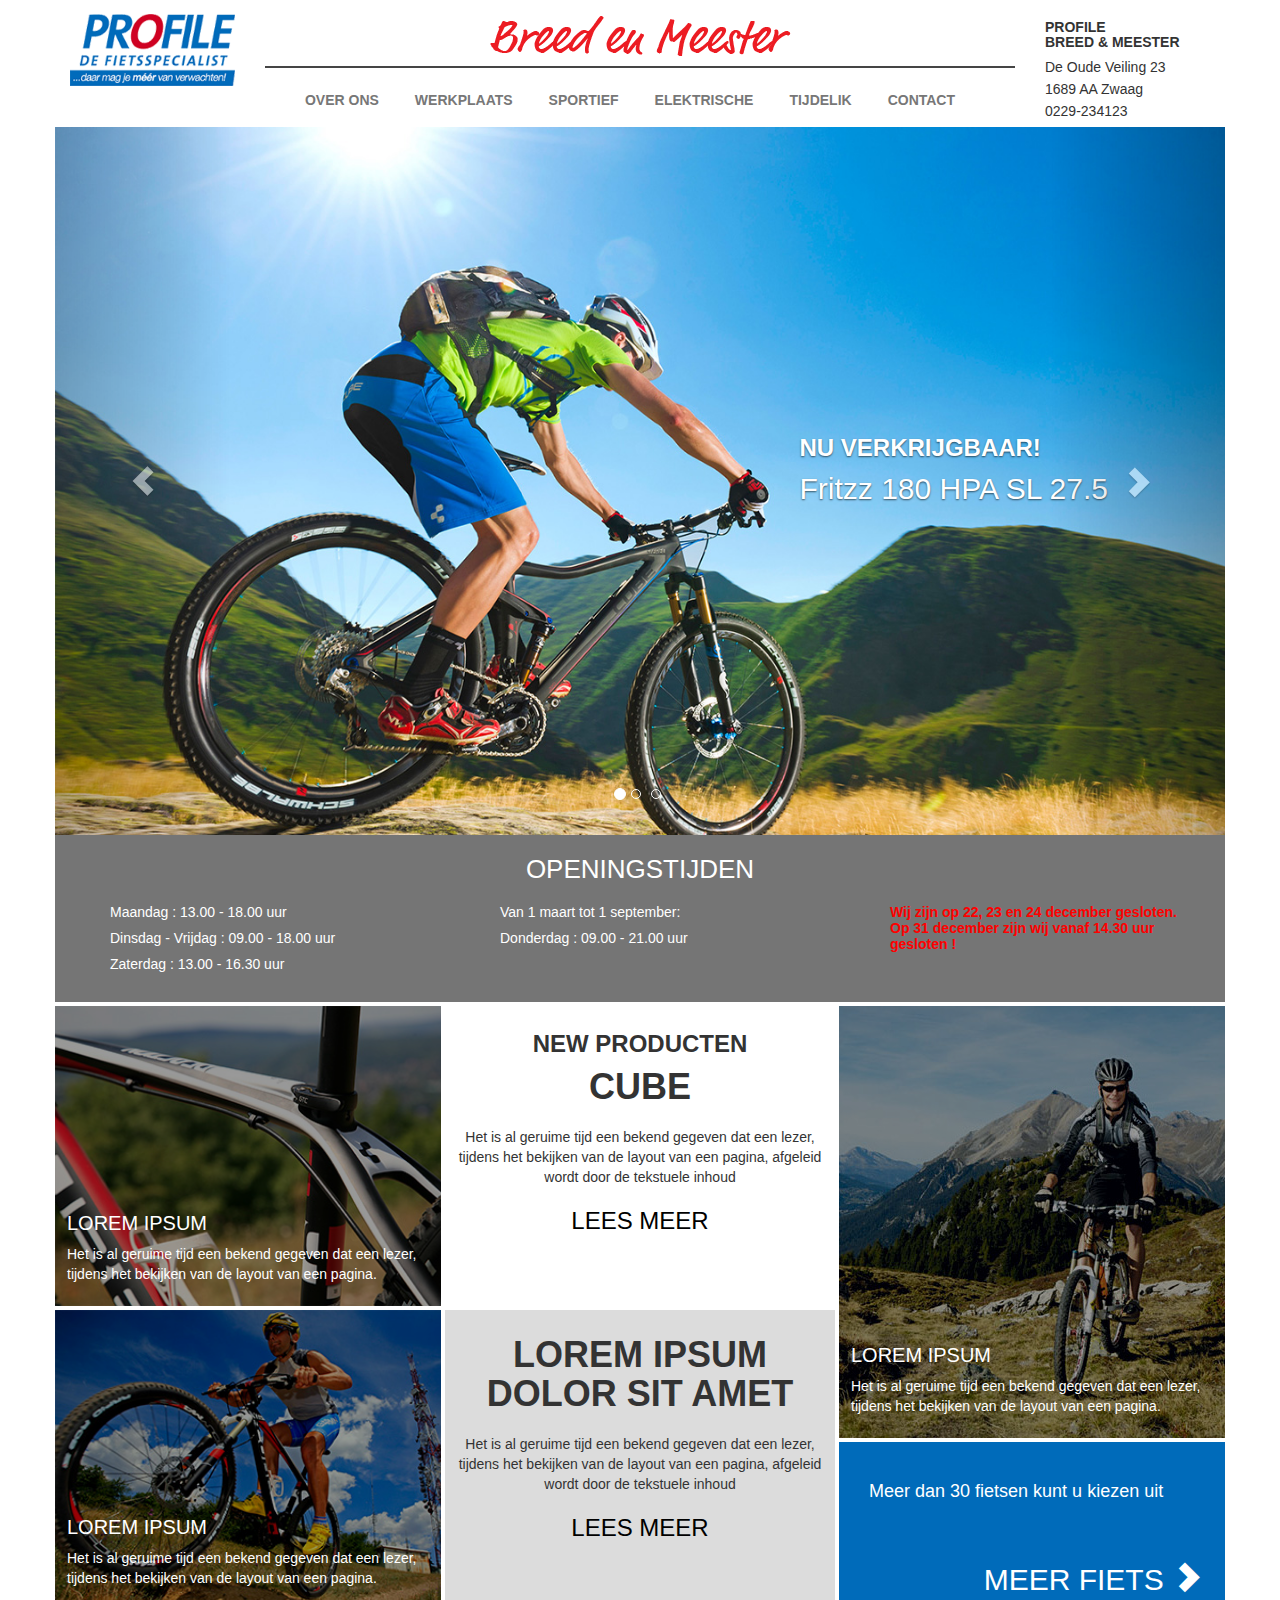
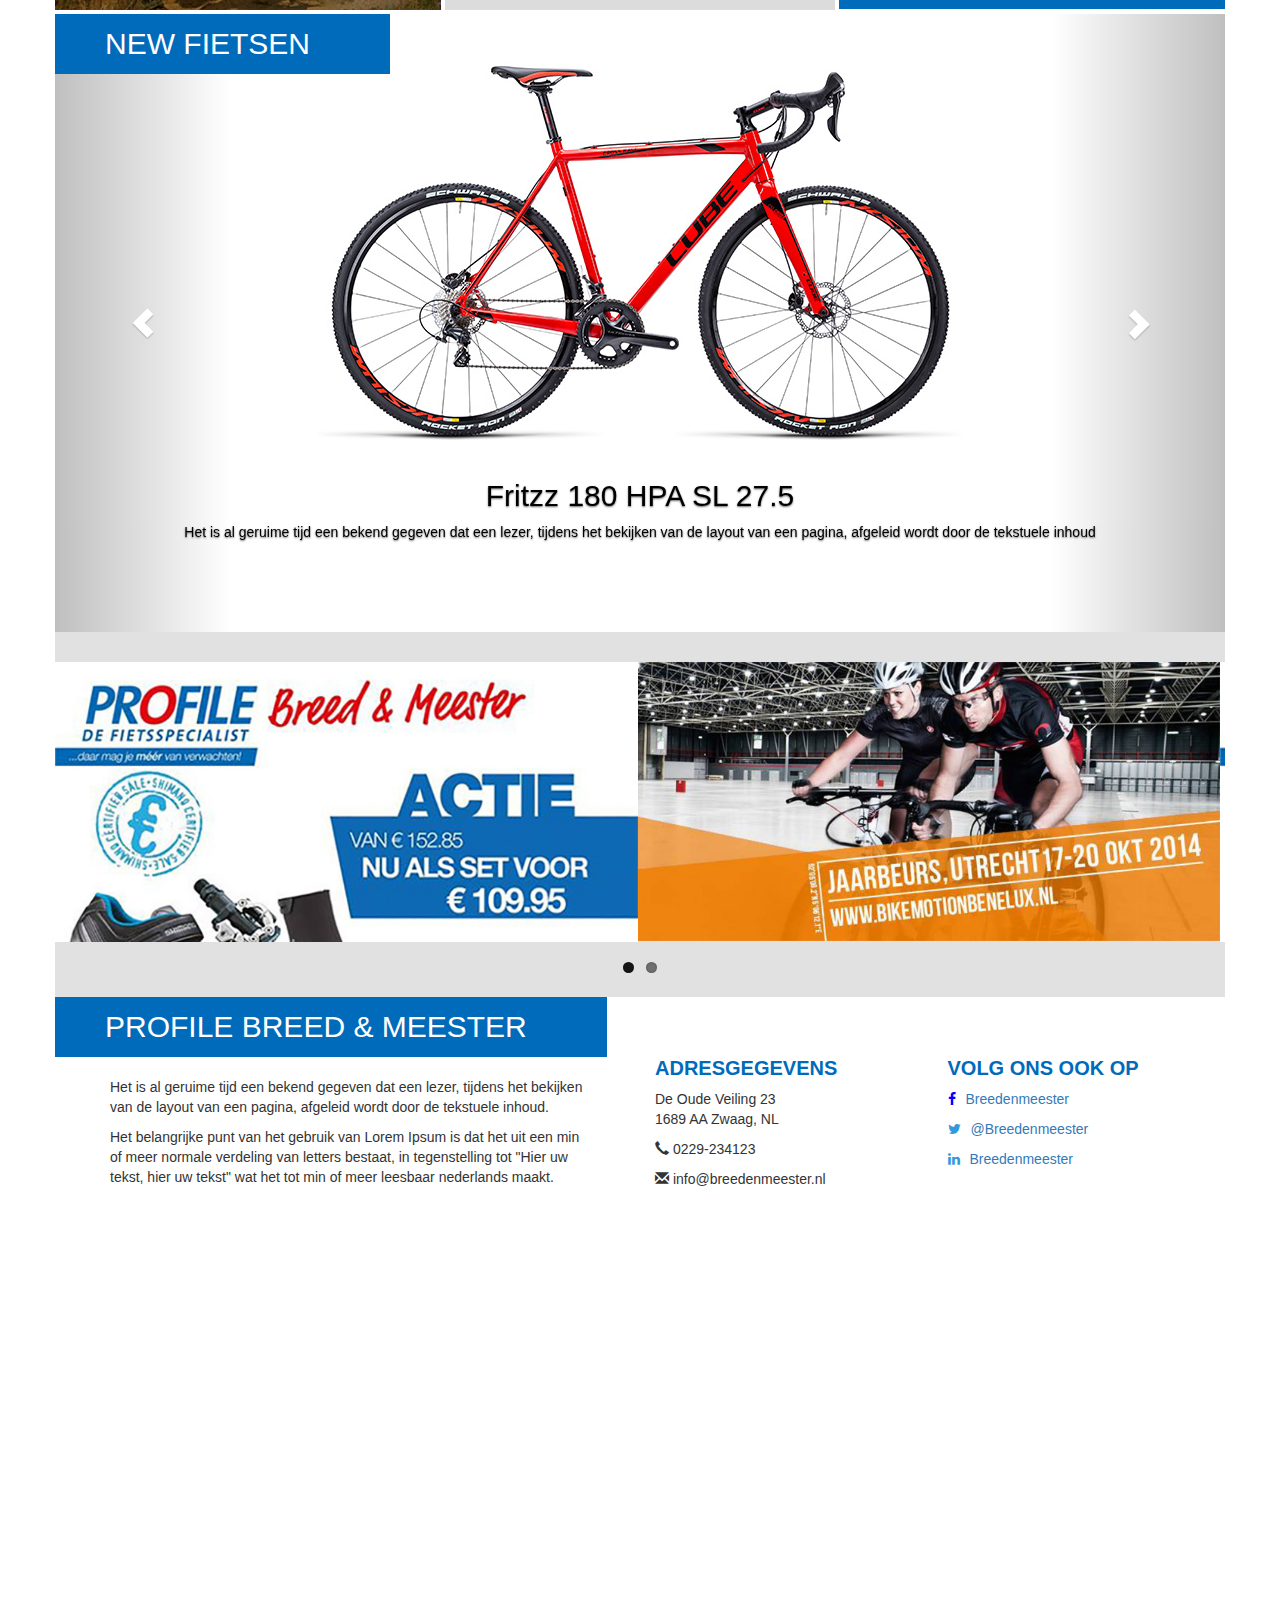
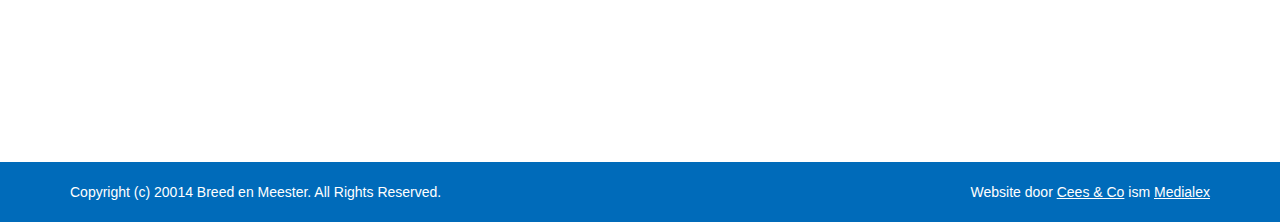
<file: index.html>
<!DOCTYPE html>
<html lang="en">
  <head>
    <meta charset="utf-8">
    <meta http-equiv="X-UA-Compatible" content="IE=edge">
    <meta name="viewport" content="width=device-width, initial-scale=1">
    <title>Profile Breed en Meester</title>

    <link href='http://fonts.googleapis.com/css?family=Lato:300,400,700,900' rel='stylesheet' type='text/css'>
    <!-- Bootstrap -->
    <link href="bower_components/bootstrap/dist/css/bootstrap.min.css" rel="stylesheet">
    <link href="bower_components/flexslider/flexslider.css" rel="stylesheet">
    <link href="bower_components/fontawesome/css/font-awesome.min.css" rel="stylesheet">
    
    <!-- HTML5 shim and Respond.js for IE8 support of HTML5 elements and media queries -->
    <!-- WARNING: Respond.js doesn't work if you view the page via file:// -->
    <!--[if lt IE 9]>
      <script src="https://oss.maxcdn.com/html5shiv/3.7.2/html5shiv.min.js"></script>
      <script src="https://oss.maxcdn.com/respond/1.4.2/respond.min.js"></script>
    <![endif]-->

    <!-- styles-->
    <link href="css/style2.css" rel="stylesheet">
    <link href="css/responsive.css" rel="stylesheet">
  </head>
  <body>
    <!--header-->
    <div class="header">
      <div class="container">
        <div class="row">
          <div class="col-md-2 col-sm-12 col-xs-12 logo-profile">
            <!--logo profile -->
            <a href="index.html"><img src="images/profile_logo.png"/></a>
            <!--/logo profile-->
          </div>
          <div class="col-md-8 col-xs-12 menu">
          <!-- breed&meester logo -->
            <div class="bm-logo">
              <img src="images/bnm_logo.png"/>
            </div>
          <!-- /breed&meester logo -->
          <!-- nav -->
          <nav class="navbar navbar-default">
            
              <!-- Brand and toggle get grouped for better mobile display -->
              <div class="navbar-header">
                <button type="button" class="navbar-toggle collapsed" data-toggle="collapse" data-target="#bs-example-navbar-collapse-1">
                  <span class="sr-only">Toggle navigation</span>
                  <span class="icon-bar"></span>
                  <span class="icon-bar"></span>
                  <span class="icon-bar"></span>
                  <span class="toggle-txt">MENU</span>
                </button>

              </div>

              <!-- Collect the nav links, forms, and other content for toggling -->
              <div class="collapse navbar-collapse" id="bs-example-navbar-collapse-1">
                <ul class="nav navbar-nav">
                  <li><a href="overons.html">OVER ONS</a></li>
                  <li><a href="werkplaats.html">WERKPLAATS</a></li>
                  <li><a href="#">SPORTIEF</a></li>
                  <li><a href="elektrische.html">ELEKTRISCHE</a></li>
                  <li><a href="#">TIJDELIK</a></li>
                  <li><a href="contact.html">CONTACT</a></li>
                </ul>

              </div><!-- /.navbar-collapse -->
            
          </nav>
          <!-- /nav-->        
          </div>
          <div class="col-md-2 col-xs-12 address">
          <!-- top address -->
          <h1>PROFILE<br/>BREED &amp; MEESTER</h1>
          <p>De Oude Veiling 23</p>
          <p>1689 AA Zwaag</p>
          <p>0229-234123</p>
          <!-- /top address -->
          </div>
        </div>
      </div>
    </div>
    <!-- /header -->
    <!-- slider -->
<div class="container slider">
     
          <div id="main-slider" class="carousel slide" data-ride="carousel">
              <!-- Indicators -->
              <ol class="carousel-indicators">
                <li data-target="#carousel-example-generic" data-slide-to="0" class="active"></li>
                <li data-target="#carousel-example-generic" data-slide-to="1"></li>
                <li data-target="#carousel-example-generic" data-slide-to="2"></li>
              </ol>

              <!-- Wrapper for slides -->
              <div class="carousel-inner" role="listbox">
                <div class="item active">
                  <img src="images/slider1.jpg" alt="slider 1">
                  <div class="carousel-caption">
                    <h3>NU VERKRIJGBAAR!</h3>
                    <h1>Fritzz 180 HPA SL 27.5</h1>
                  </div>
                </div>
                <div class="item">
                  <img src="images/slider1.jpg" alt="slider 1">
                  <div class="carousel-caption">
                    <h3>NU VERKRIJGBAAR!</h3>
                    <h1>Fritzz 180 HPA SL 27.5</h1>
                  </div>
                </div>
               
              </div>

              <!-- Controls -->
              <a class="left carousel-control" href="#main-slider" role="button" data-slide="prev">
                <span class="glyphicon glyphicon-chevron-left" aria-hidden="true"></span>
                <span class="sr-only">Previous</span>
              </a>
              <a class="right carousel-control" href="#main-slider" role="button" data-slide="next">
                <span class="glyphicon glyphicon-chevron-right" aria-hidden="true"></span>
                <span class="sr-only">Next</span>
              </a>
            </div>
        
    </div>
    <div class="container openingtime">
      <div class='row'>
        <div class="col-md-12">
            <div class="title">
              <h1>OPENINGSTIJDEN</h1>
              </div>
              <div class="container">
                <div class="row">
                  <div class="col-md-4">
                    <p>Maandag                     :     13.00 - 18.00 uur</p>
                    <p>Dinsdag -  Vrijdag           :    09.00 - 18.00 uur</p>
                    <p>Zaterdag     :    13.00 - 16.30 uur</p>
                   

                  </div>
                  <div class="col-md-4">
                    <p>Van 1 maart tot 1 september:
                    </p>
                    <p>Donderdag   : 09.00 - 21.00 uur</p>
                  </div>
                  <div class="col-md-4">
                    <p class="red bold">
                      Wij zijn op 22, 23 en 24 december gesloten. <br/>Op 31 december zijn wij vanaf 14.30 uur gesloten !
                    </p>  

                  </div>
                </div>
              </div>
        </div>
      </div>
    </div>
    
    <!-- /slider -->
    <!-- middle content -->
    <div class="container middle-content">
      <div class="row">
        <div class="col-md-4 push-left ">
          <div class="widget half">
            <img src="images/img1.jpg"/>
            <!-- overlay-->
            <div class="overlay"></div>
            <div class="overlay-content">
              <div class="caption">
                  <h1>LOREM IPSUM</h1>
                  <p>Het is al geruime tijd een bekend gegeven dat 
                een  lezer, tijdens het bekijken van de layout van 
                een pagina.</p>
              </div>
            </div>
            <!-- end of overlay-->
          </div>
          <div class="widget half">
            <img src="images/img2.jpg"/>
            <!-- overlay-->
            <div class="overlay"></div>
            <div class="overlay-content">
              <div class="caption">
                  <h1>LOREM IPSUM</h1>
                  <p>Het is al geruime tijd een bekend gegeven dat 
                een  lezer, tijdens het bekijken van de layout van 
                een pagina.</p>
              </div>
            </div>
            <!-- end of overlay-->
          </div>
        </div>
        <div class="col-md-4 nopad">
            <div class="widget half center box">
                <h3>NEW PRODUCTEN</h3>
                <h1>CUBE</h1>
                <p>Het is al geruime tijd een bekend gegeven dat 
                een  lezer, tijdens het bekijken van de layout van 
                een pagina,  afgeleid wordt door de tekstuele 
                inhoud</p>
                <a href="#" class="btn btn-black">LEES MEER</a>
            </div>
            <div class="widget half light-grey box center">
                <h1>LOREM IPSUM DOLOR SIT AMET</h1>
                <p>Het is al geruime tijd een bekend gegeven dat 
                een  lezer, tijdens het bekijken van de layout van 
                een pagina,  afgeleid wordt door de tekstuele 
                inhoud</p>
                <a href="#" class="btn btn-black">LEES MEER</a>

            </div>
        </div>
        <div class="col-md-4 push-right">
            <div class="widget size70 dark-grey">
              <img src="images/img3.jpg"/>
               <!-- overlay-->
                <div class="overlay"></div>
                <div class="overlay-content">
                  <div class="caption">
                      <h1>LOREM IPSUM</h1>
                      <p>Het is al geruime tijd een bekend gegeven dat 
                    een  lezer, tijdens het bekijken van de layout van 
                    een pagina.</p>
                  </div>
                </div>
                <!-- end of overlay-->
            </div>
            <div class="widget size30 titlebox">
                <div class="box-abs">
                    <h4>Meer dan 30 fietsen kunt u kiezen uit</h4>
                    <div class="action fr">
                        <a href="#" class="btn text">
                          MEER FIETS 
                          <span class='glyphicon glyphicon-chevron-right'>
                            </span>
                        </a>
                    </div>
                </div>
            </div>
        </div>
      </div>
    </div>
    <!-- /middle content -->

    <!-- product slider -->
    <div class="container topgap">
      <div class="row">
        <div class="md-col-12">
            <div class="titlebar">
              <h1>NEW FIETSEN</h1>
            </div>
        </div>
      </div>
    </div>
    <div class="container products" id="homeproduct">
      <div id="product-sliders" class="carousel slide" data-ride="carousel">
          <!-- Indicators -->
          <ol class="carousel-indicators">
            <li data-target="#carousel-example-generic" data-slide-to="0" class="active"></li>
            <li data-target="#carousel-example-generic" data-slide-to="1"></li>
            <li data-target="#carousel-example-generic" data-slide-to="2"></li>
          </ol>

          <!-- Wrapper for slides -->
          <div class="carousel-inner" role="listbox">
            <div class="item active">
              <img src="images/bike.jpg" alt="slider 1">
              <div class="carousel-caption">
                <h1>Fritzz 180 HPA SL 27.5</h1>
                <p>Het is al geruime tijd een bekend gegeven dat  een  lezer, tijdens het bekijken van 
de layout van  een pagina,  afgeleid wordt door de tekstuele  inhoud</p>
              </div>
            </div>
            <div class="item">
              <img src="images/bike.jpg" alt="slider 1">
              <div class="carousel-caption">
                <h1>Fritzz 180 HPA SL 27.5</h1>
                <p>Het is al geruime tijd een bekend gegeven dat  een  lezer, tijdens het bekijken van 
de layout van  een pagina,  afgeleid wordt door de tekstuele  inhoud</p>
              </div>
            </div>
           
          </div>

          <!-- Controls -->
          <a class="left carousel-control" href="#product-sliders" role="button" data-slide="prev">
            <span class="glyphicon glyphicon-chevron-left" aria-hidden="true"></span>
            <span class="sr-only">Previous</span>
          </a>
          <a class="right carousel-control" href="#product-sliders" role="button" data-slide="next">
            <span class="glyphicon glyphicon-chevron-right" aria-hidden="true"></span>
            <span class="sr-only">Next</span>
          </a>
        </div>
    </div>
    <!-- /product slider -->
    <!-- banners -->
    <div class="container bannerbox">
      <div class="row">
        <div class="col-md-12">
            <div class="banners">
                <div class="flexslider">
                  <ul class="slides">
                    <li>
                      <img src="images/banner1.jpg" />
                    </li>
                    <li>
                      <img src="images/banner2.jpg" />
                    </li>
                    <li>
                      <img src="images/banner1.jpg" />
                    </li>
                    <li>
                      <img src="images/banner2.jpg" />
                    </li>
                   
                  </ul>
                </div>
            </div>
        </div>
      </div>
    </div>
    
    <!-- /banners -->
    
    <div class="container footer">
        <div class="row">
                <h2 class="the-title">PROFILE BREED &amp; MEESTER</h2>
        </div>
          <div class="row">
            <div class="col-md-6">
                <div class="entry-content">
              <p>Het is al geruime tijd een bekend gegeven dat een lezer, tijdens het 
    bekijken van de layout van een pagina, afgeleid wordt door de tekstuele 
    inhoud. </p>
    <p>
    Het belangrijke punt van het gebruik van Lorem Ipsum is dat het uit een 
    min of meer normale verdeling van letters bestaat, in tegenstelling tot 
    "Hier uw tekst, hier uw tekst" wat het tot min of meer leesbaar 
    nederlands maakt. </p>
                </div>
            </div>
            <div class="col-md-3">
              <h1>ADRESGEGEVENS</h1>
              <p>De Oude Veiling 23
                <br/>1689 AA Zwaag, NL</p>
              <p><i class="glyphicon glyphicon-earphone"></i>    0229-234123</p>
              <p><i class="glyphicon glyphicon-envelope"></i>   info@breedenmeester.nl </p>
            </div>
            <div class="col-md-3">
              <h1>VOLG ONS OOK OP</h1>
              <p><a href="#"><i class="fa fa-facebook" style="color:blue"></i><span class="fb">Breedenmeester</span></a>
              <p><a href="#"><i class="fa fa-twitter" style="color:#3498db"></i><span class="twitter">@Breedenmeester</span></a>
                <p><a href="#"><i class="fa fa-linkedin" style="color:#3498db"></i><span class="linkedin">Breedenmeester</span></a>
            </div>
          </div>
      <div class="row">
        <div class="col-md-12 map">
          <iframe src="https://www.google.com/maps/embed?pb=!1m14!1m8!1m3!1d4839.710174638764!2d5.062733!3d52.66259500000001!3m2!1i1024!2i768!4f13.1!3m3!1m2!1s0x0%3A0x5c35147d49b4476f!2sProfile+Breed+en+Meester+de+Fietsspecialist!5e0!3m2!1sen!2sus!4v1419423925799" width="100%" height="450" frameborder="0" style="border:0"></iframe>

        </div>

      </div>
    </div>
    
    <div class="footnote">
      <div class="container">
        <div class="row">
          <div class="col-md-6 col-xs-12">Copyright (c) 20014  Breed en Meester. All Rights Reserved.</div>
          <div class="col-md-6 col-xs-12 dev">Website door <a href="#">Cees &amp; Co</a> ism <a href="#">Medialex</a></div>
        </div>
      </div>
</div>  

      
    
    <!--/footer-->


    <!-- jQuery (necessary for Bootstrap's JavaScript plugins) -->
    <script src="https://ajax.googleapis.com/ajax/libs/jquery/1.11.1/jquery.min.js"></script>
    <!-- Include all compiled plugins (below), or include individual files as needed -->
    <script src="bower_components/bootstrap/dist/js/bootstrap.min.js"></script>
    <script src="bower_components/flexslider/jquery.flexslider-min.js"></script>
    <script>  
    
      $(function() {
          $('.overlay-content').hover(function() {
           
            $(this).prev().fadeTo('slow',0.6);
          }, function() {
            // on mouseout, reset the background colour
           $(this).prev().css('opacity', '0.4');
          });
        });
      
      // Can also be used with $(document).ready()

      $('.flexslider').flexslider({
        animation: "slide",
        animationLoop: false,
        itemWidth: 210,
        itemMargin: 5,
        minItems: 2,
        maxItems: 2
      });

    </script>
  </body>
</html>
</file>
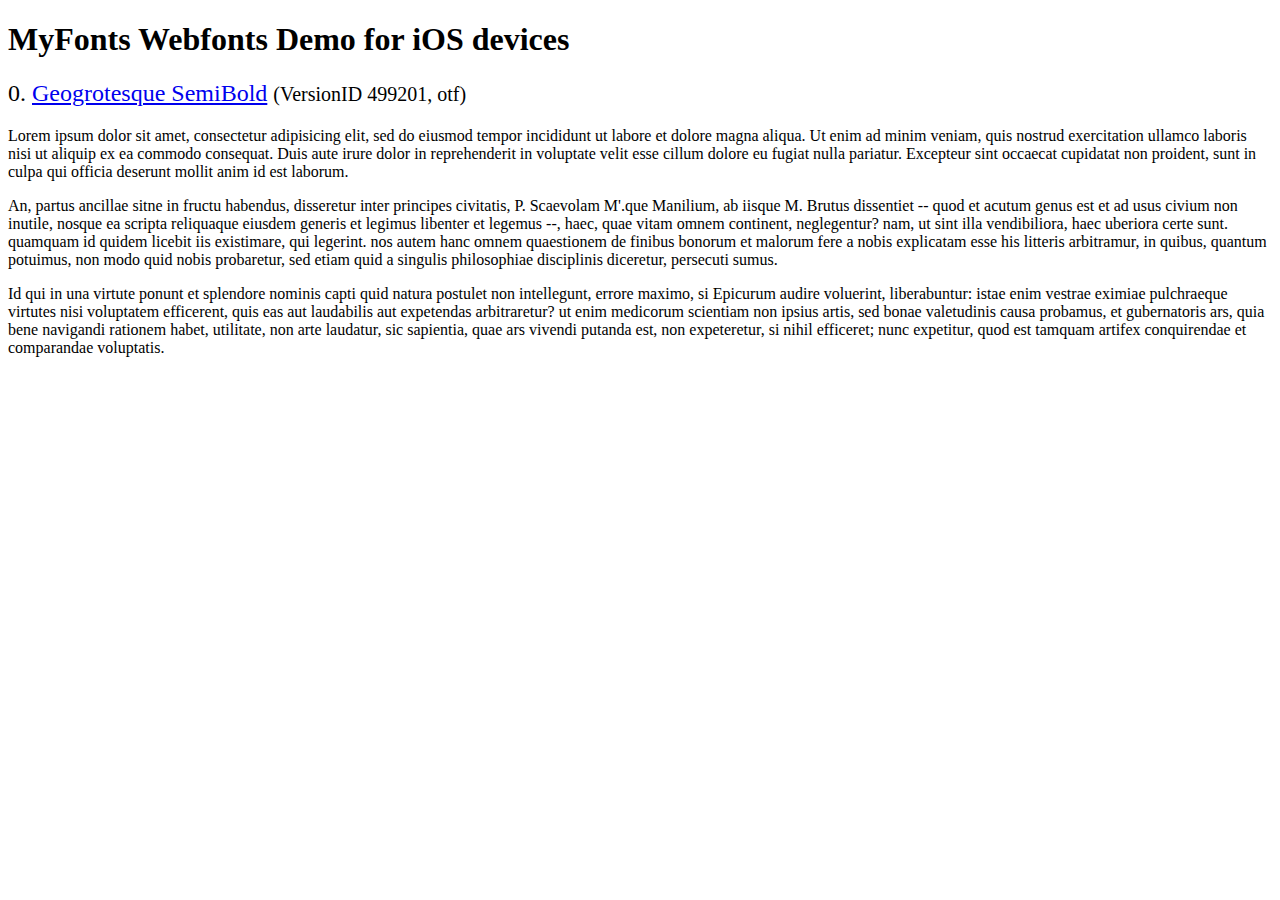
<file: bower_components/flexslider/demo/fonts/webfonts/geo-semibold/svg/index.html>
<!DOCTYPE html>
<html>
<head>
<title>MyFonts Webfonts Demo for iOS devices</title>
<meta http-equiv="content-type" content="text/html; charset=utf-8" />

<style type="text/css" media="all">

	h2 {
		 font-weight:normal;
	}

		
	@font-face {
		font-family:"Geogrotesque-SemiBold";
		src:url("style_169898.svg#Geogrotesque-SemiBold") format("svg");
	}
	
	.webfont_0 {
		font-family: Geogrotesque-SemiBold;
	}
		
</style>

</head>

<body>

<h1>MyFonts Webfonts Demo for iOS devices</h1>


<h2>0. <span class='webfont_0'><a href='http://new.myfonts.com/search/style::169898/'>Geogrotesque SemiBold</a></span>
<small>(VersionID 499201, otf)</small>
</h2>

<p class='webfont_0'>Lorem ipsum dolor sit amet, consectetur adipisicing elit, sed do eiusmod tempor incididunt ut labore et dolore magna aliqua. Ut enim ad minim veniam, quis nostrud exercitation ullamco laboris nisi ut aliquip ex ea commodo consequat. Duis aute irure dolor in reprehenderit in voluptate velit esse cillum dolore eu fugiat nulla pariatur. Excepteur sint occaecat cupidatat non proident, sunt in culpa qui officia deserunt mollit anim id est laborum.</p>

<p class='webfont_0'>An, partus ancillae sitne in fructu habendus, disseretur inter principes civitatis, P. Scaevolam M'.que Manilium, ab iisque M. Brutus dissentiet -- quod et acutum genus est et ad usus civium non inutile, nosque ea scripta reliquaque eiusdem generis et legimus libenter et legemus --, haec, quae vitam omnem continent, neglegentur? nam, ut sint illa vendibiliora, haec uberiora certe sunt. quamquam id quidem licebit iis existimare, qui legerint. nos autem hanc omnem quaestionem de finibus bonorum et malorum fere a nobis explicatam esse his litteris arbitramur, in quibus, quantum potuimus, non modo quid nobis probaretur, sed etiam quid a singulis philosophiae disciplinis diceretur, persecuti sumus.</p>

<p class='webfont_0'>Id qui in una virtute ponunt et splendore nominis capti quid natura postulet non intellegunt, errore maximo, si Epicurum audire voluerint, liberabuntur: istae enim vestrae eximiae pulchraeque virtutes nisi voluptatem efficerent, quis eas aut laudabilis aut expetendas arbitraretur? ut enim medicorum scientiam non ipsius artis, sed bonae valetudinis causa probamus, et gubernatoris ars, quia bene navigandi rationem habet, utilitate, non arte laudatur, sic sapientia, quae ars vivendi putanda est, non expeteretur, si nihil efficeret; nunc expetitur, quod est tamquam artifex conquirendae et comparandae voluptatis.</p>




</body>
</html>
</file>
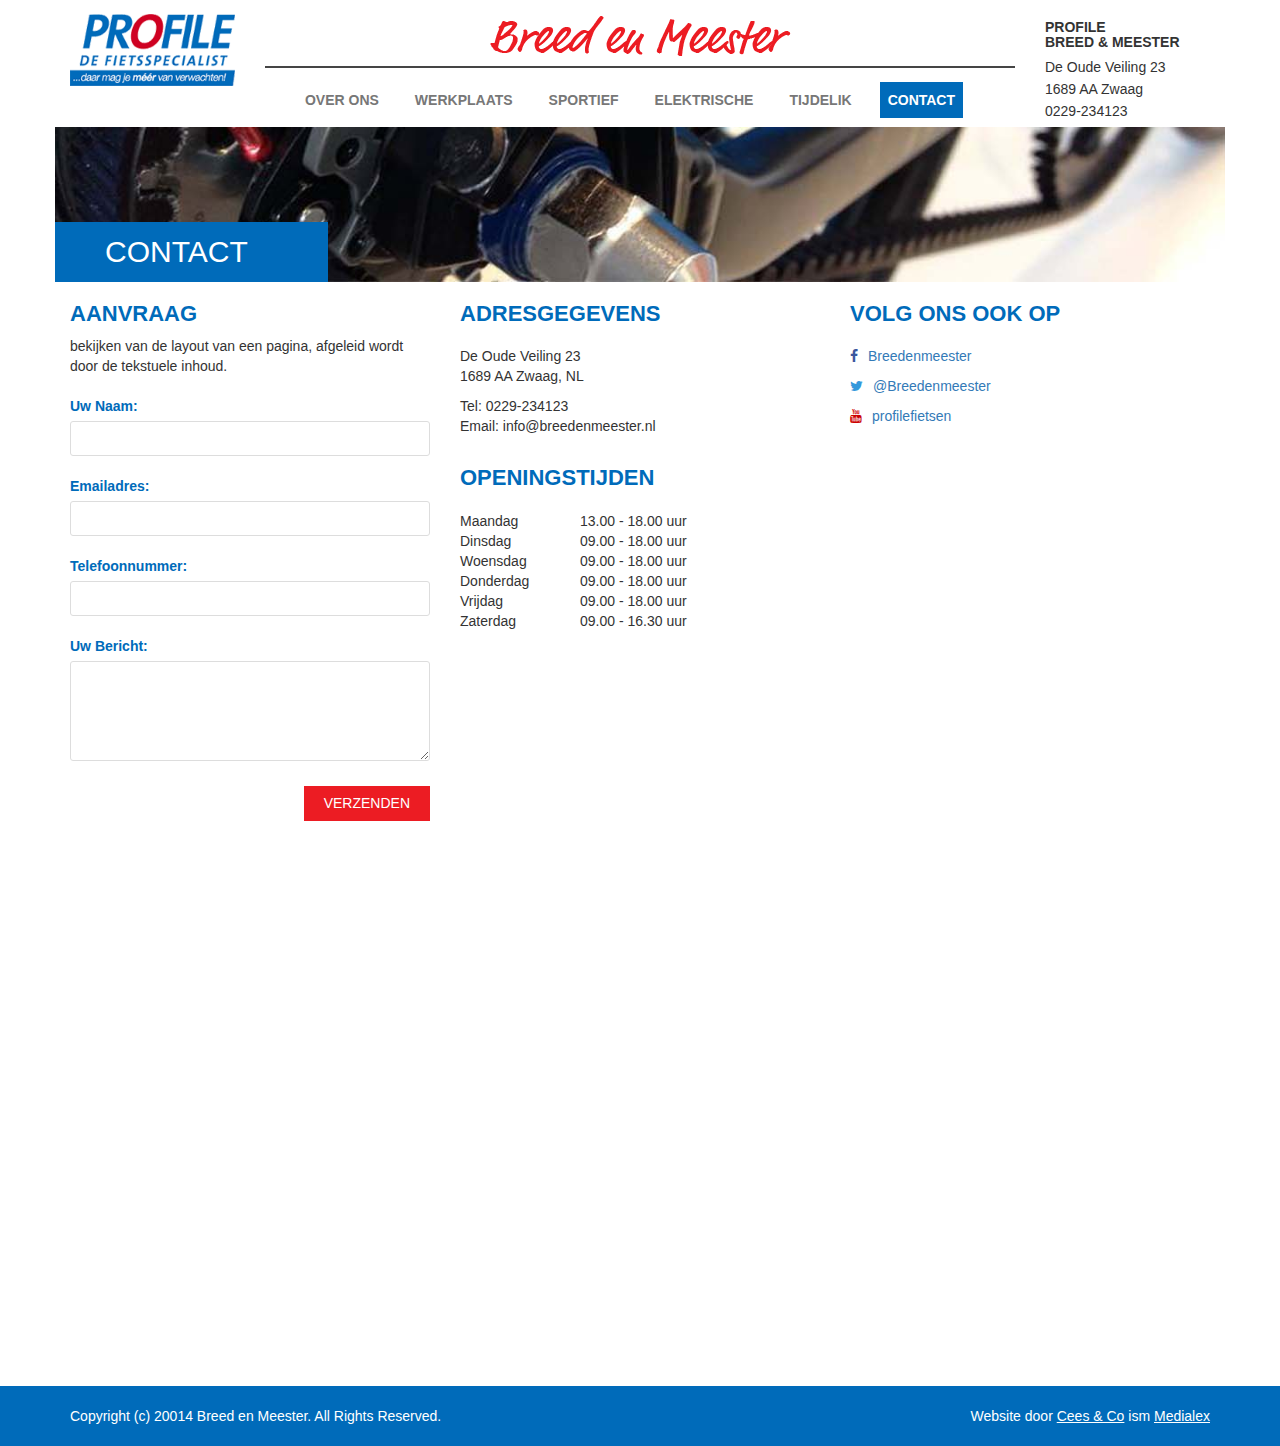
<file: contact.html>
<!DOCTYPE html>
<html lang="en">
  <head>
    <meta charset="utf-8">
    <meta http-equiv="X-UA-Compatible" content="IE=edge">
    <meta name="viewport" content="width=device-width, initial-scale=1">
    <title>Profile Breed en Meester</title>

    <link href='http://fonts.googleapis.com/css?family=Lato:300,400,700,900' rel='stylesheet' type='text/css'>
    <!-- Bootstrap -->
    <link href="bower_components/bootstrap/dist/css/bootstrap.min.css" rel="stylesheet">
    <link href="bower_components/flexslider/flexslider.css" rel="stylesheet">
    <link href="bower_components/fontawesome/css/font-awesome.min.css" rel="stylesheet">
    
    <!-- HTML5 shim and Respond.js for IE8 support of HTML5 elements and media queries -->
    <!-- WARNING: Respond.js doesn't work if you view the page via file:// -->
    <!--[if lt IE 9]>
      <script src="https://oss.maxcdn.com/html5shiv/3.7.2/html5shiv.min.js"></script>
      <script src="https://oss.maxcdn.com/respond/1.4.2/respond.min.js"></script>
    <![endif]-->

    <!-- styles-->
    <link href="css/style2.css" rel="stylesheet">
    <link href="css/responsive.css" rel="stylesheet">
  </head>
  <body>
    <!--header-->
    <div class="header">
      <div class="container">
        <div class="row">
          <div class="col-md-2 col-sm-12 col-xs-12 logo-profile">
            <!--logo profile -->
            <a href="index.html"><img src="images/profile_logo.png"/></a>
            <!--/logo profile-->
          </div>
          <div class="col-md-8 col-xs-12 menu">
          <!-- breed&meester logo -->
            <div class="bm-logo">
              <img src="images/bnm_logo.png"/>
            </div>
          <!-- /breed&meester logo -->
          <!-- nav -->
          <nav class="navbar navbar-default">
            
              <!-- Brand and toggle get grouped for better mobile display -->
              <div class="navbar-header">
                <button type="button" class="navbar-toggle collapsed" data-toggle="collapse" data-target="#bs-example-navbar-collapse-1">
                  <span class="sr-only">Toggle navigation</span>
                  <span class="icon-bar"></span>
                  <span class="icon-bar"></span>
                  <span class="icon-bar"></span>
                  <span class="toggle-txt">MENU</span>
                </button>

              </div>

              <!-- Collect the nav links, forms, and other content for toggling -->
              <div class="collapse navbar-collapse" id="bs-example-navbar-collapse-1">
                <ul class="nav navbar-nav">
                  <li><a href="overons.html">OVER ONS</a></li>
                  <li><a href="werkplaats.html">WERKPLAATS</a></li>
                  <li><a href="#">SPORTIEF</a></li>
                  <li><a href="elektrische.html">ELEKTRISCHE</a></li>
                  <li><a href="#">TIJDELIK</a></li>
                  <li class="active"><a href="contact.html">CONTACT</a></li>
                </ul>

              </div><!-- /.navbar-collapse -->
            
          </nav>
          <!-- /nav-->        
          </div>
          <div class="col-md-2 col-xs-12 address">
          <!-- top address -->
          <h1>PROFILE<br/>BREED &amp; MEESTER</h1>
          <p>De Oude Veiling 23</p>
          <p>1689 AA Zwaag</p>
          <p>0229-234123</p>
          <!-- /top address -->
          </div>
        </div>
      </div>
    </div>
    <!-- /header -->
    <!-- slider -->
    <div class="container">
    	<div class="row">
            <div class="banner-header">
                <img src="images/banner_contact.jpg"/>
                <h2 class="page-title">Contact</h2>
            </div>
        </div>
    </div>
    <div class="container">
        <div class="row">
            <div class="col-md-4">
            	<div class="widget-box">
                    <div class="widget-title">
                        <h3>AANVRAAG</h3>
                        <p>bekijken van de layout van een pagina, afgeleid wordt door de tekstuele inhoud.</p>
                    </div>
                    <div class="widget-content">
                        <form class="contactform theform">
                            <label>Uw Naam:</label>
                            <input type="text">
                            <label>Emailadres:</label>
                            <input type="text">
                            <label>Telefoonnummer:</label>
                            <input type="text">
                            <label>Uw Bericht:</label>
                            <textarea></textarea>
                            <button type="submit" class="btnred fr">VERZENDEN</button>
                        </form>
                    </div>
                </div>
            </div>
            <div class="col-md-4">
            	<div class="widget-box">
                    <div class="widget-title">
                        <h3>ADRESGEGEVENS</h3>
                    </div>
                    <div class="widget-content">
                    	<p>De Oude Veiling 23<br>1689 AA Zwaag, NL</p>
                        <p>Tel:		 0229-234123<br>
						Email: 	info@breedenmeester.nl </p>
                    </div>
                </div>
            	<div class="widget-box">
                    <div class="widget-title">
                        <h3>OPENINGSTIJDEN</h3>
                    </div>
                    <div class="widget-content">
                    	<table>
                        	<tr>
                            	<td width="120">Maandag</td>
                            	<td>13.00 - 18.00 uur</td>
                            </tr>
                        	<tr>
                            	<td>Dinsdag</td>
                            	<td>09.00 - 18.00 uur</td>
                            </tr>
                        	<tr>
                            	<td>Woensdag</td>
                            	<td>09.00 - 18.00 uur</td>
                            </tr>
                        	<tr>
                            	<td>Donderdag</td>
                            	<td>09.00 - 18.00 uur</td>
                            </tr>
                        	<tr>
                            	<td>Vrijdag</td>
                            	<td>09.00 - 18.00 uur</td>
                            </tr>
                        	<tr>
                            	<td>Zaterdag</td>
                            	<td>09.00 - 16.30 uur</td>
                            </tr>
                        </table>
                    </div>
                </div>
            </div>
            <div class="col-md-4"> 
            	<div class="widget-box">
                    <div class="widget-title">
                        <h3>VOLG ONS OOK OP</h3>
                    </div>
                    <div class="widget-content">
                      <p><a href="#"><i class="fa fa-facebook" style="color:#3b579d"></i><span class="fb">Breedenmeester</span></a>
                      <p><a href="#"><i class="fa fa-twitter" style="color:#3498db"></i><span class="twitter">@Breedenmeester</span></a>
                        <p><a href="#"><i class="fa fa-youtube" style="color:#c00"></i><span class="youtube">profilefietsen</span></a>
                    </div>
                </div>
            </div>
        </div>
    </div>
    <!-- footer -->
    <div id="footer" class="container">
      <div class="row">
        <div class="map">
          <iframe src="https://www.google.com/maps/embed?pb=!1m14!1m8!1m3!1d4839.710174638764!2d5.062733!3d52.66259500000001!3m2!1i1024!2i768!4f13.1!3m3!1m2!1s0x0%3A0x5c35147d49b4476f!2sProfile+Breed+en+Meester+de+Fietsspecialist!5e0!3m2!1sen!2sus!4v1419423925799" width="100%" height="450" frameborder="0" style="border:0"></iframe>

        </div>

      </div>
    </div>
    <div class="footnote">
      <div class="container">
        <div class="row">
          <div class="col-md-6 col-xs-12">Copyright (c) 20014  Breed en Meester. All Rights Reserved.</div>
          <div class="col-md-6 col-xs-12 dev">Website door <a href="#">Cees &amp; Co</a> ism <a href="#">Medialex</a></div>
        </div>
      </div>
    </div>  

      
    
    <!--/footer-->


    <!-- jQuery (necessary for Bootstrap's JavaScript plugins) -->
    <script src="https://ajax.googleapis.com/ajax/libs/jquery/1.11.1/jquery.min.js"></script>
    <!-- Include all compiled plugins (below), or include individual files as needed -->
    <script src="bower_components/bootstrap/dist/js/bootstrap.min.js"></script>
    <script src="bower_components/flexslider/jquery.flexslider-min.js"></script>
    <script>  
    
      $(function() {
          $('.overlay-content').hover(function() {
           
            $(this).prev().fadeTo('slow',0.6);
          }, function() {
            // on mouseout, reset the background colour
           $(this).prev().css('opacity', '0.4');
          });
        });
      
      // Can also be used with $(document).ready()

      $('.flexslider').flexslider({
        animation: "slide",
        animationLoop: false,
        itemWidth: 210,
        itemMargin: 5,
        minItems: 2,
        maxItems: 2
      });

    </script>
  </body>
</html>
</file>
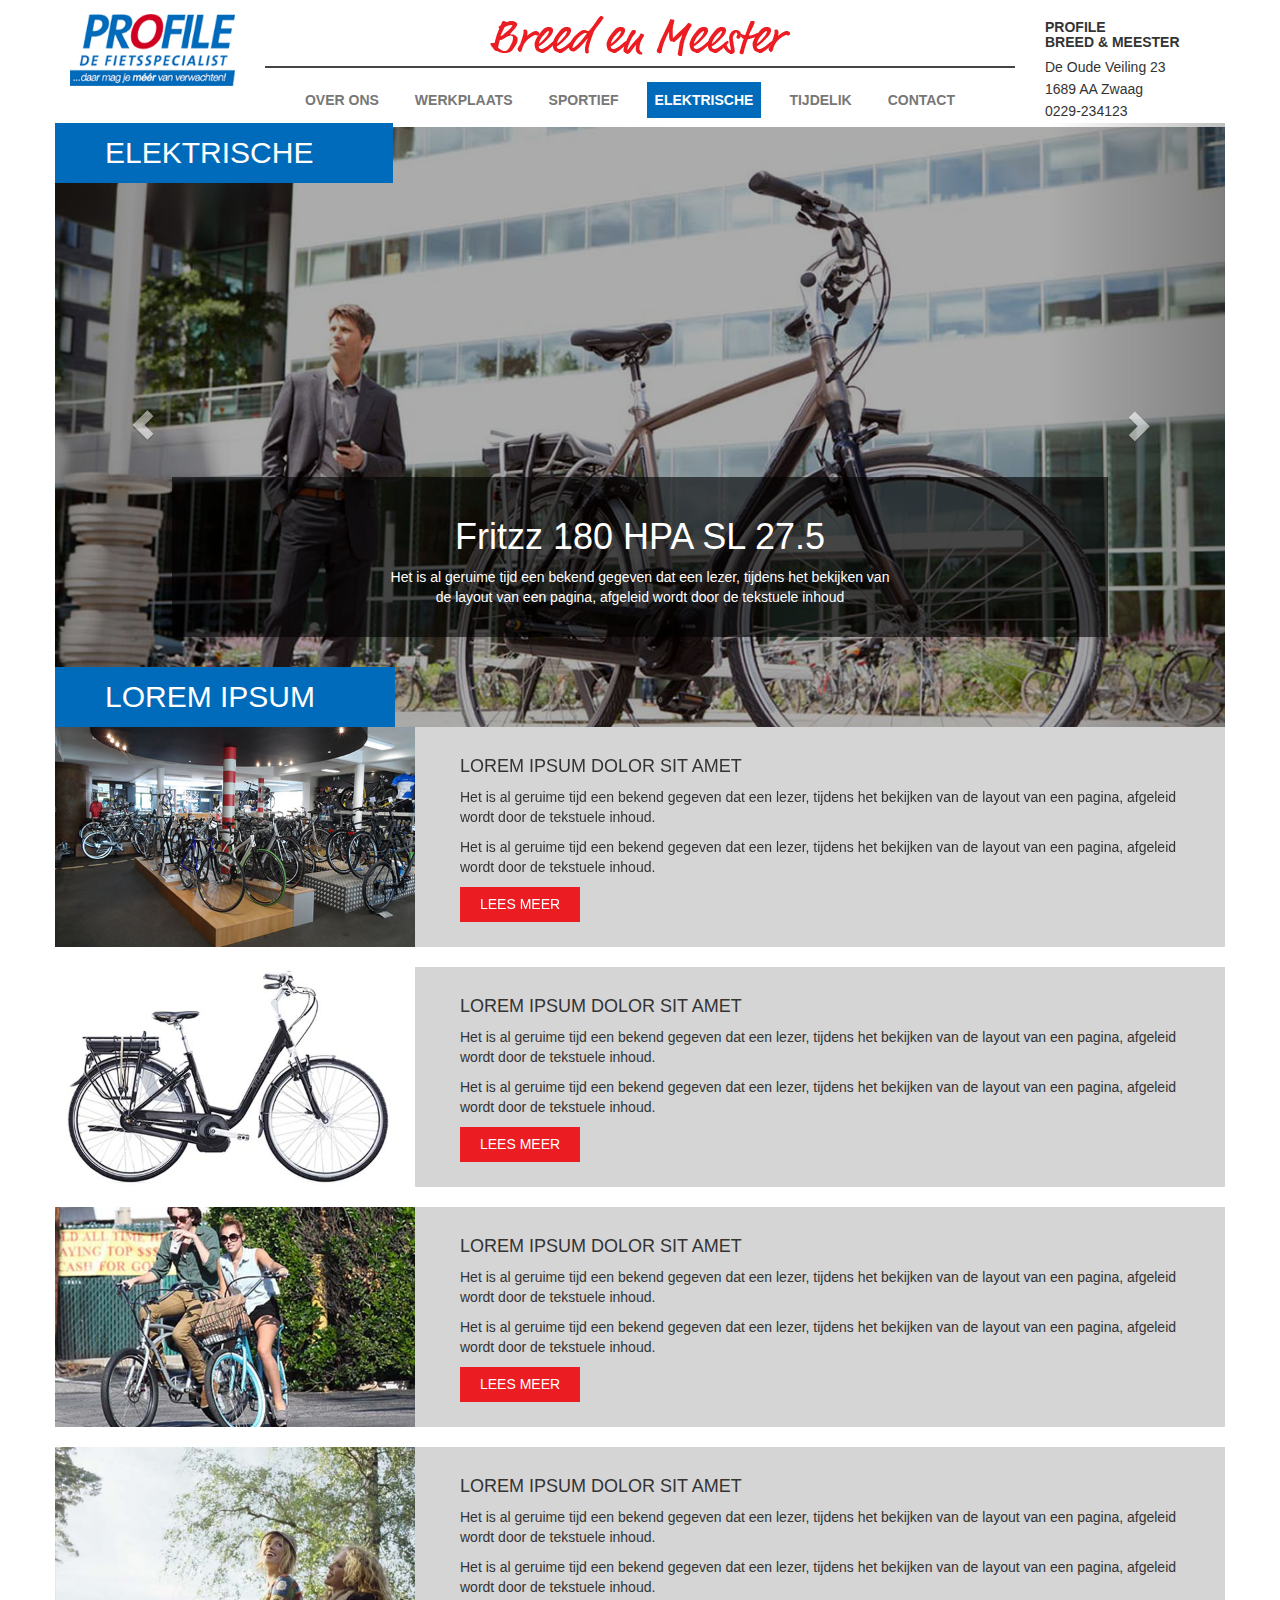
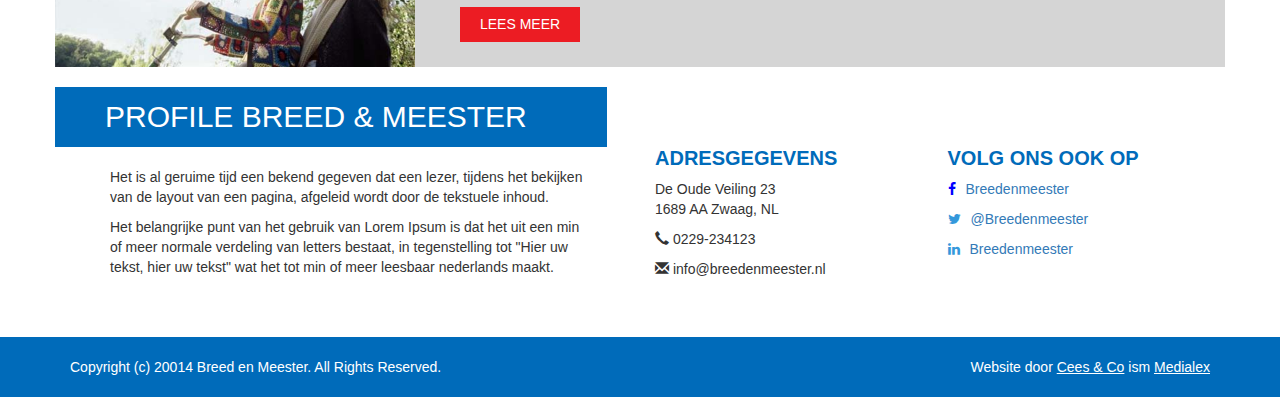
<file: elektrische.html>
<!DOCTYPE html>
<html lang="en">
  <head>
    <meta charset="utf-8">
    <meta http-equiv="X-UA-Compatible" content="IE=edge">
    <meta name="viewport" content="width=device-width, initial-scale=1">
    <title>Profile Breed en Meester</title>

    <link href='http://fonts.googleapis.com/css?family=Lato:300,400,700,900' rel='stylesheet' type='text/css'>
    <!-- Bootstrap -->
    <link href="bower_components/bootstrap/dist/css/bootstrap.min.css" rel="stylesheet">
    <link href="bower_components/flexslider/flexslider.css" rel="stylesheet">
    <link href="bower_components/fontawesome/css/font-awesome.min.css" rel="stylesheet">
    
    <!-- HTML5 shim and Respond.js for IE8 support of HTML5 elements and media queries -->
    <!-- WARNING: Respond.js doesn't work if you view the page via file:// -->
    <!--[if lt IE 9]>
      <script src="https://oss.maxcdn.com/html5shiv/3.7.2/html5shiv.min.js"></script>
      <script src="https://oss.maxcdn.com/respond/1.4.2/respond.min.js"></script>
    <![endif]-->

    <!-- styles-->
    <link href="css/style2.css" rel="stylesheet">
    <link href="css/responsive.css" rel="stylesheet">
  </head>
  <body>
    <!--header-->
    <div class="header">
      <div class="container">
        <div class="row">
          <div class="col-md-2 col-sm-12 col-xs-12 logo-profile">
            <!--logo profile -->
            <a href="index.html"><img src="images/profile_logo.png"/></a>
            <!--/logo profile-->
          </div>
          <div class="col-md-8 col-xs-12 menu">
          <!-- breed&meester logo -->
            <div class="bm-logo">
              <img src="images/bnm_logo.png"/>
            </div>
          <!-- /breed&meester logo -->
          <!-- nav -->
          <nav class="navbar navbar-default">
            
              <!-- Brand and toggle get grouped for better mobile display -->
              <div class="navbar-header">
                <button type="button" class="navbar-toggle collapsed" data-toggle="collapse" data-target="#bs-example-navbar-collapse-1">
                  <span class="sr-only">Toggle navigation</span>
                  <span class="icon-bar"></span>
                  <span class="icon-bar"></span>
                  <span class="icon-bar"></span>
                  <span class="toggle-txt">MENU</span>
                </button>

              </div>

              <!-- Collect the nav links, forms, and other content for toggling -->
              <div class="collapse navbar-collapse" id="bs-example-navbar-collapse-1">
                <ul class="nav navbar-nav">
                  <li><a href="overons.html">OVER ONS</a></li>
                  <li><a href="werkplaats.html">WERKPLAATS</a></li>
                  <li><a href="#">SPORTIEF</a></li>
                  <li class="active"><a href="elektrische.html">ELEKTRISCHE</a></li>
                  <li><a href="#">TIJDELIK</a></li>
                  <li><a href="contact.html">CONTACT</a></li>
                </ul>

              </div><!-- /.navbar-collapse -->
            
          </nav>
          <!-- /nav-->        
          </div>
          <div class="col-md-2 col-xs-12 address">
          <!-- top address -->
          <h1>PROFILE<br/>BREED &amp; MEESTER</h1>
          <p>De Oude Veiling 23</p>
          <p>1689 AA Zwaag</p>
          <p>0229-234123</p>
          <!-- /top address -->
          </div>
        </div>
      </div>
    </div>
    <!-- /header -->
    <!-- product slider -->
    <div class="container products">
      <div id="product-sliders" class="carousel slide" data-ride="carousel">
          <h1 class="page-title-top">ELEKTRISCHE</h1>

          <!-- Wrapper for slides -->
          <div class="carousel-inner" role="listbox">
            <div class="item active">
              <img src="images/elektrische1.jpg" alt="slider 1">
              <div class="banner-caption">
                <h1>Fritzz 180 HPA SL 27.5</h1>
                <p>Het is al geruime tijd een bekend gegeven dat  een  lezer, tijdens het bekijken van <br>
de layout van  een pagina,  afgeleid wordt door de tekstuele  inhoud</p>
              </div>
            </div>
            <div class="item">
              <img src="images/elektrische2.jpg" alt="slider 1">
              <div class="banner-caption">
                <h1>Fritzz 180 HPA SL 27.5</h1>
                <p>Het is al geruime tijd een bekend gegeven dat  een  lezer, tijdens het bekijken van <br>
de layout van  een pagina,  afgeleid wordt door de tekstuele  inhoud</p>
              </div>
            </div>
           
          </div>

          <!-- Controls -->
          <a class="left carousel-control" href="#product-sliders" role="button" data-slide="prev">
            <span class="glyphicon glyphicon-chevron-left" aria-hidden="true"></span>
            <span class="sr-only">Previous</span>
          </a>
          <a class="right carousel-control" href="#product-sliders" role="button" data-slide="next">
            <span class="glyphicon glyphicon-chevron-right" aria-hidden="true"></span>
            <span class="sr-only">Next</span>
          </a>
          <h1 class="page-title">LOREM IPSUM</h1>
        </div>
    </div>
    <!-- /product slider -->
    <!-- banners -->
    <div class="container">
      <div class="row product-row">
        <div class="col-md-4">
        	<a href="#" class="product-thumb"><img src="images/images1.jpg"></a>
        </div>
        <div class="col-md-8">
        	<div class="entry-product">
                <h4>LOREM IPSUM DOLOR SIT AMET</h4>
                <p>Het is al geruime tijd een bekend gegeven dat een lezer, tijdens het 
    bekijken van de layout van een pagina, afgeleid wordt door de 
    tekstuele inhoud.</p>
    
    <p>Het is al geruime tijd een bekend gegeven dat een lezer, tijdens het 
    bekijken van de layout van een pagina, afgeleid wordt door de 
    tekstuele inhoud.
    </p>
                <a href="#" class="btnred">LEES MEER</a>
            </div>
        </div>
      </div> <!-- end .product-row -->
      <div class="row product-row">
        <div class="col-md-4">
        	<a href="#" class="product-thumb"><img src="images/images2.jpg"></a>
        </div>
        <div class="col-md-8">
        	<div class="entry-product">
                <h4>LOREM IPSUM DOLOR SIT AMET</h4>
                <p>Het is al geruime tijd een bekend gegeven dat een lezer, tijdens het 
    bekijken van de layout van een pagina, afgeleid wordt door de 
    tekstuele inhoud.</p>
    
    <p>Het is al geruime tijd een bekend gegeven dat een lezer, tijdens het 
    bekijken van de layout van een pagina, afgeleid wordt door de 
    tekstuele inhoud.
    </p>
                <a href="#" class="btnred">LEES MEER</a>
            </div>
        </div>
      </div> <!-- end .product-row -->
      <div class="row product-row">
        <div class="col-md-4">
        	<a href="#" class="product-thumb"><img src="images/images3.jpg"></a>
        </div>
        <div class="col-md-8">
        	<div class="entry-product">
                <h4>LOREM IPSUM DOLOR SIT AMET</h4>
                <p>Het is al geruime tijd een bekend gegeven dat een lezer, tijdens het 
    bekijken van de layout van een pagina, afgeleid wordt door de 
    tekstuele inhoud.</p>
    
    <p>Het is al geruime tijd een bekend gegeven dat een lezer, tijdens het 
    bekijken van de layout van een pagina, afgeleid wordt door de 
    tekstuele inhoud.
    </p>
                <a href="#" class="btnred">LEES MEER</a>
            </div>
        </div>
      </div> <!-- end .product-row -->
      <div class="row product-row">
        <div class="col-md-4">
        	<a href="#" class="product-thumb"><img src="images/images4.jpg"></a>
        </div>
        <div class="col-md-8">
        	<div class="entry-product">
                <h4>LOREM IPSUM DOLOR SIT AMET</h4>
                <p>Het is al geruime tijd een bekend gegeven dat een lezer, tijdens het 
    bekijken van de layout van een pagina, afgeleid wordt door de 
    tekstuele inhoud.</p>
    
    <p>Het is al geruime tijd een bekend gegeven dat een lezer, tijdens het 
    bekijken van de layout van een pagina, afgeleid wordt door de 
    tekstuele inhoud.
    </p>
                <a href="#" class="btnred">LEES MEER</a>
            </div>
        </div>
      </div> <!-- end .product-row -->
    </div>
    
    <!-- /banners -->
    
    <div class="container footer">
        <div class="row">
                <h2 class="the-title">PROFILE BREED &amp; MEESTER</h2>
        </div>
          <div class="row">
            <div class="col-md-6">
                <div class="entry-content">
              <p>Het is al geruime tijd een bekend gegeven dat een lezer, tijdens het 
    bekijken van de layout van een pagina, afgeleid wordt door de tekstuele 
    inhoud. </p>
    <p>
    Het belangrijke punt van het gebruik van Lorem Ipsum is dat het uit een 
    min of meer normale verdeling van letters bestaat, in tegenstelling tot 
    "Hier uw tekst, hier uw tekst" wat het tot min of meer leesbaar 
    nederlands maakt. </p>
                </div>
            </div>
            <div class="col-md-3">
              <h1>ADRESGEGEVENS</h1>
              <p>De Oude Veiling 23
                <br/>1689 AA Zwaag, NL</p>
              <p><i class="glyphicon glyphicon-earphone"></i>    0229-234123</p>
              <p><i class="glyphicon glyphicon-envelope"></i>   info@breedenmeester.nl </p>
            </div>
            <div class="col-md-3">
              <h1>VOLG ONS OOK OP</h1>
              <p><a href="#"><i class="fa fa-facebook" style="color:blue"></i><span class="fb">Breedenmeester</span></a>
              <p><a href="#"><i class="fa fa-twitter" style="color:#3498db"></i><span class="twitter">@Breedenmeester</span></a>
                <p><a href="#"><i class="fa fa-linkedin" style="color:#3498db"></i><span class="linkedin">Breedenmeester</span></a>
            </div>
          </div>
    </div>
    
    <div class="footnote">
      <div class="container">
        <div class="row">
          <div class="col-md-6 col-xs-12">Copyright (c) 20014  Breed en Meester. All Rights Reserved.</div>
          <div class="col-md-6 col-xs-12 dev">Website door <a href="#">Cees &amp; Co</a> ism <a href="#">Medialex</a></div>
        </div>
      </div>
    </div>  

      
    
    <!--/footer-->


    <!-- jQuery (necessary for Bootstrap's JavaScript plugins) -->
    <script src="https://ajax.googleapis.com/ajax/libs/jquery/1.11.1/jquery.min.js"></script>
    <!-- Include all compiled plugins (below), or include individual files as needed -->
    <script src="bower_components/bootstrap/dist/js/bootstrap.min.js"></script>
    <script src="bower_components/flexslider/jquery.flexslider-min.js"></script>
    <script>  
    
      $(function() {
          $('.overlay-content').hover(function() {
           
            $(this).prev().fadeTo('slow',0.6);
          }, function() {
            // on mouseout, reset the background colour
           $(this).prev().css('opacity', '0.4');
          });
        });
      
      // Can also be used with $(document).ready()

      $('.flexslider').flexslider({
        animation: "slide",
        animationLoop: false,
        itemWidth: 210,
        itemMargin: 5,
        minItems: 2,
        maxItems: 2
      });

    </script>
  </body>
</html>
</file>
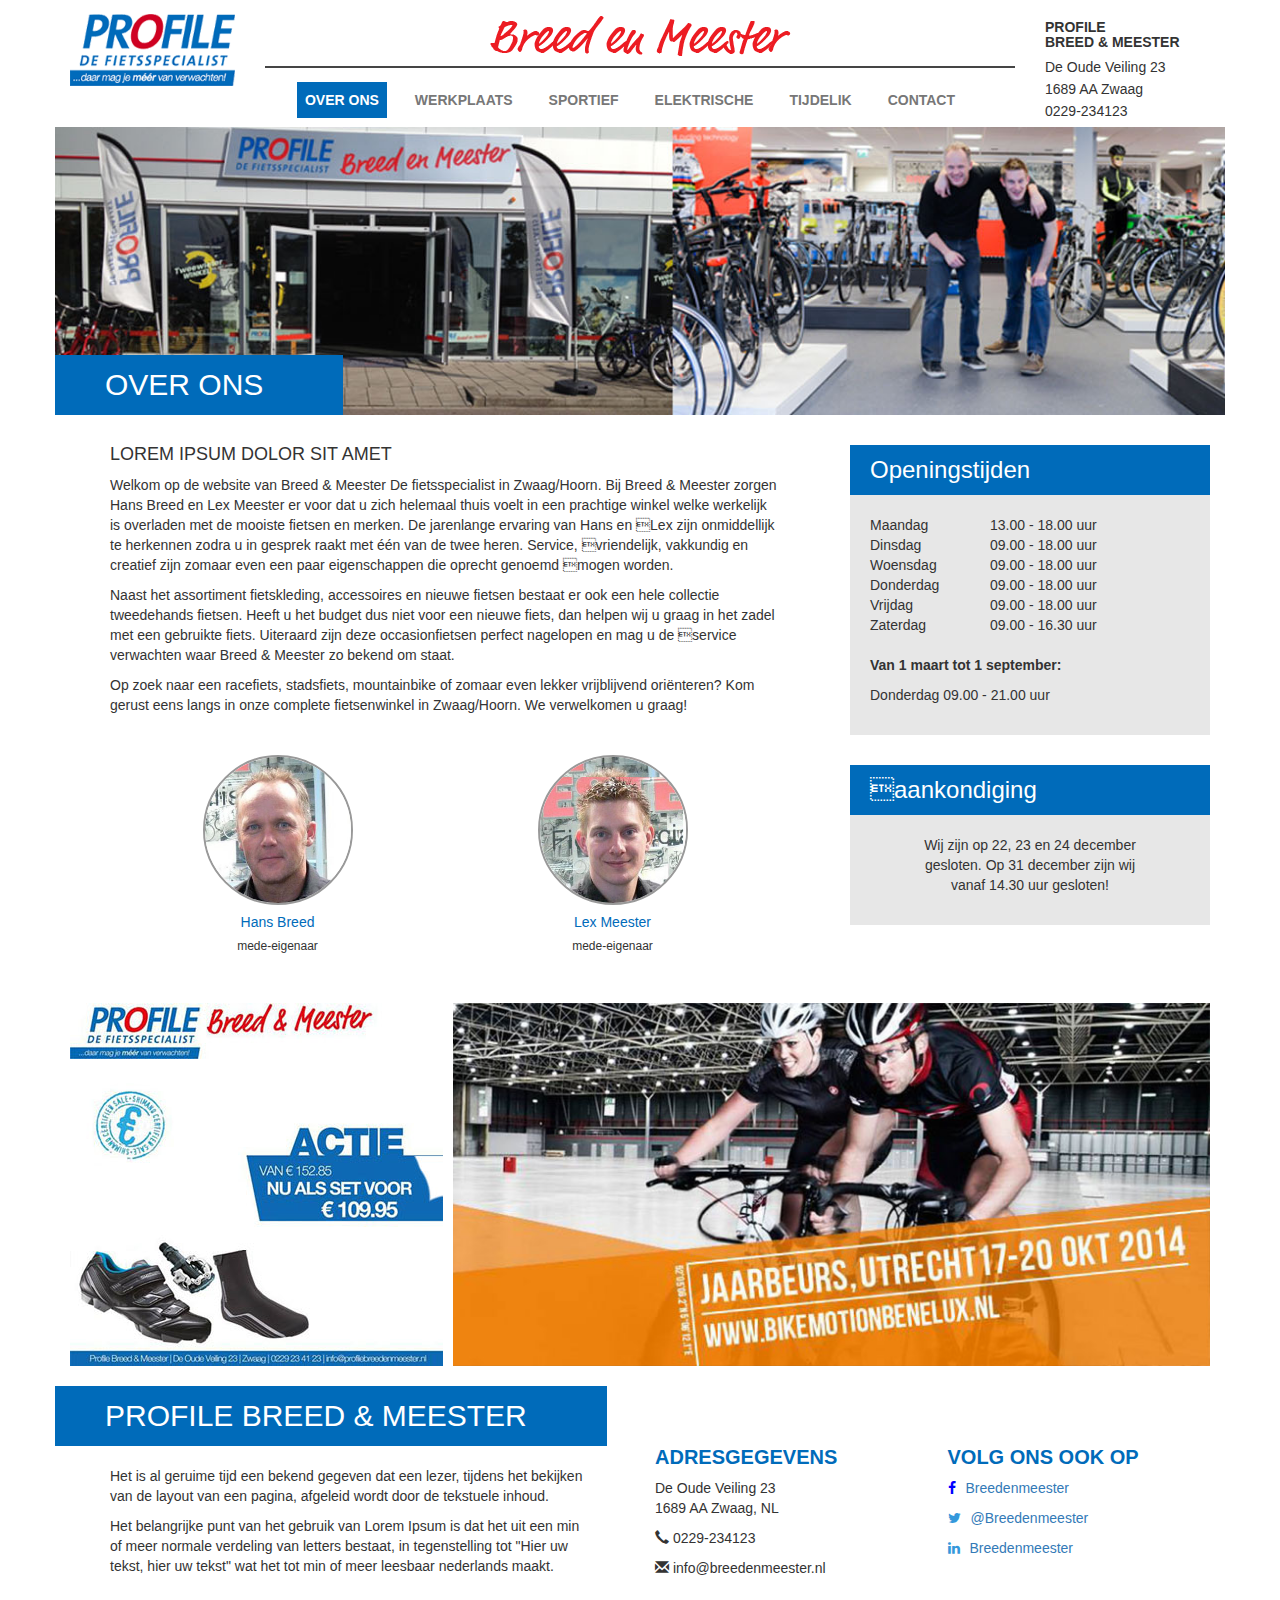
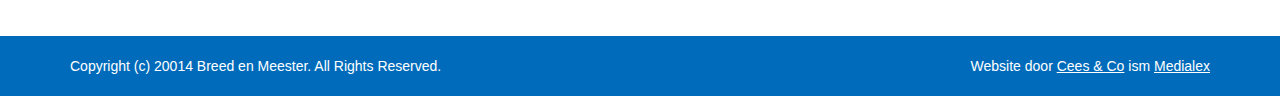
<file: overons.html>
<!DOCTYPE html>
<html lang="en">
  <head>
    <meta charset="utf-8">
    <meta http-equiv="X-UA-Compatible" content="IE=edge">
    <meta name="viewport" content="width=device-width, initial-scale=1">
    <title>Profile Breed en Meester</title>

    <link href='http://fonts.googleapis.com/css?family=Lato:300,400,700,900' rel='stylesheet' type='text/css'>
    <!-- Bootstrap -->
    <link href="bower_components/bootstrap/dist/css/bootstrap.min.css" rel="stylesheet">
    <link href="bower_components/flexslider/flexslider.css" rel="stylesheet">
    <link href="bower_components/fontawesome/css/font-awesome.min.css" rel="stylesheet">
    
    <!-- HTML5 shim and Respond.js for IE8 support of HTML5 elements and media queries -->
    <!-- WARNING: Respond.js doesn't work if you view the page via file:// -->
    <!--[if lt IE 9]>
      <script src="https://oss.maxcdn.com/html5shiv/3.7.2/html5shiv.min.js"></script>
      <script src="https://oss.maxcdn.com/respond/1.4.2/respond.min.js"></script>
    <![endif]-->

    <!-- styles-->
    <link href="css/style2.css" rel="stylesheet">
    <link href="css/responsive.css" rel="stylesheet">
  </head>
  <body>
    <!--header-->
    <div class="header">
      <div class="container">
        <div class="row">
          <div class="col-md-2 col-sm-12 col-xs-12 logo-profile">
            <!--logo profile -->
            <a href="index.html"><img src="images/profile_logo.png"/></a>
            <!--/logo profile-->
          </div>
          <div class="col-md-8 col-xs-12 menu">
          <!-- breed&meester logo -->
            <div class="bm-logo">
              <img src="images/bnm_logo.png"/>
            </div>
          <!-- /breed&meester logo -->
          <!-- nav -->
          <nav class="navbar navbar-default">
            
              <!-- Brand and toggle get grouped for better mobile display -->
              <div class="navbar-header">
                <button type="button" class="navbar-toggle collapsed" data-toggle="collapse" data-target="#bs-example-navbar-collapse-1">
                  <span class="sr-only">Toggle navigation</span>
                  <span class="icon-bar"></span>
                  <span class="icon-bar"></span>
                  <span class="icon-bar"></span>
                  <span class="toggle-txt">MENU</span>
                </button>

              </div>

              <!-- Collect the nav links, forms, and other content for toggling -->
              <div class="collapse navbar-collapse" id="bs-example-navbar-collapse-1">
                <ul class="nav navbar-nav">
                  <li class="active"><a href="overons.html">OVER ONS</a></li>
                  <li><a href="werkplaats.html">WERKPLAATS</a></li>
                  <li><a href="#">SPORTIEF</a></li>
                  <li><a href="elektrische.html">ELEKTRISCHE</a></li>
                  <li><a href="#">TIJDELIK</a></li>
                  <li><a href="contact.html">CONTACT</a></li>
                </ul>

              </div><!-- /.navbar-collapse -->
            
          </nav>
          <!-- /nav-->        
          </div>
          <div class="col-md-2 col-xs-12 address">
          <!-- top address -->
          <h1>PROFILE<br/>BREED &amp; MEESTER</h1>
          <p>De Oude Veiling 23</p>
          <p>1689 AA Zwaag</p>
          <p>0229-234123</p>
          <!-- /top address -->
          </div>
        </div>
      </div>
    </div>
    <!-- /header -->
    <div class="container">
    	<div class="row">
            <div class="banner-header">
                <img src="images/banner_overons.jpg"/>
                <h2 class="page-title">OVER ONS</h2>
            </div>
        </div>
    </div>
    <!-- banners -->
    <div class="container">
      <div class="row">
        <div class="col-md-8">
        	<div class="entry-content">
                <h4>LOREM IPSUM DOLOR SIT AMET</h4>
                <p>Welkom op de website van Breed & Meester De fietsspecialist in Zwaag/Hoorn. Bij Breed & Meester 
zorgen Hans Breed en Lex Meester er voor dat u zich helemaal thuis voelt in een prachtige winkel 
welke werkelijk is overladen met de mooiste fietsen en merken. De jarenlange ervaring van Hans en Lex zijn onmiddellijk te herkennen zodra u in gesprek raakt met één van de twee heren. Service, vriendelijk, vakkundig en creatief zijn zomaar even een paar eigenschappen die oprecht genoemd mogen worden.</p>
<p>Naast het assortiment fietskleding, accessoires en nieuwe fietsen bestaat er ook een hele collectie 
tweedehands fietsen. Heeft u het budget dus niet voor een nieuwe fiets, dan helpen wij u graag in het 
zadel met een gebruikte fiets. Uiteraard zijn deze occasionfietsen perfect nagelopen en mag u de service verwachten waar Breed & Meester zo bekend om staat.</p>

<p>Op zoek naar een racefiets, stadsfiets, mountainbike of zomaar even lekker vrijblijvend oriënteren? 
Kom gerust eens langs in onze complete fietsenwinkel in Zwaag/Hoorn. We verwelkomen u graag! </p>
            <div class="col-md-6">
                    <div class="peoplebox">
                     <a href="#" class="circle-thumb"><img src="images/p1.jpg"></a>
                     <h5>Hans Breed</h5>
                     <h6>mede-eigenaar</h6>
                    </div>
                </div>
                <div class="col-md-6">
                    <div class="peoplebox">
                     <a href="#" class="circle-thumb"><img src="images/p2.jpg"></a>
                     <h5>Lex Meester</h5>
                     <h6>mede-eigenaar</h6>
                    </div>
                </div>
            </div>
        </div>
        <div class="col-md-4">
        	<div class="thebox">
            	<h3 class="bluetitle">Openingstijden</h3>
                <div class="greyboxs">
                    	<table>
                        	<tr>
                            	<td width="120">Maandag</td>
                            	<td>13.00 - 18.00 uur</td>
                            </tr>
                        	<tr>
                            	<td>Dinsdag</td>
                            	<td>09.00 - 18.00 uur</td>
                            </tr>
                        	<tr>
                            	<td>Woensdag</td>
                            	<td>09.00 - 18.00 uur</td>
                            </tr>
                        	<tr>
                            	<td>Donderdag</td>
                            	<td>09.00 - 18.00 uur</td>
                            </tr>
                        	<tr>
                            	<td>Vrijdag</td>
                            	<td>09.00 - 18.00 uur</td>
                            </tr>
                        	<tr>
                            	<td>Zaterdag</td>
                            	<td>09.00 - 16.30 uur</td>
                            </tr>
                        </table><br>
                        <p><strong>Van 1 maart tot 1 september:</strong></p>
						<p>Donderdag 09.00 - 21.00 uur</p>
                </div>
            </div><!-- end .thebox -->
        	<div class="thebox">
            	<h3 class="bluetitle">aankondiging</h3>
                <div class="greyboxs">
                	<p align="center">Wij zijn op 22, 23 en 24 december <br>
gesloten. Op 31 december zijn wij<br>
vanaf 14.30 uur gesloten!</p>
                </div>
            </div><!-- end .thebox -->
        </div>
      </div> <!-- end .row -->
      <div class="row2">
        <div class="col-md-4">
        	<a href="#" class="thumbimg"><img src="images/o1.jpg"></a>
        </div>
        <div class="col-md-8">
        	<a href="#" class="thumbimg"><img src="images/o2.jpg"></a>
        </div>
      </div>
      
    </div>
    
    <div class="container footer">
        <div class="row">
                <h2 class="the-title">PROFILE BREED &amp; MEESTER</h2>
        </div>
          <div class="row">
            <div class="col-md-6">
                <div class="entry-content">
              <p>Het is al geruime tijd een bekend gegeven dat een lezer, tijdens het 
    bekijken van de layout van een pagina, afgeleid wordt door de tekstuele 
    inhoud. </p>
    <p>
    Het belangrijke punt van het gebruik van Lorem Ipsum is dat het uit een 
    min of meer normale verdeling van letters bestaat, in tegenstelling tot 
    "Hier uw tekst, hier uw tekst" wat het tot min of meer leesbaar 
    nederlands maakt. </p>
                </div>
            </div>
            <div class="col-md-3">
              <h1>ADRESGEGEVENS</h1>
              <p>De Oude Veiling 23
                <br/>1689 AA Zwaag, NL</p>
              <p><i class="glyphicon glyphicon-earphone"></i>    0229-234123</p>
              <p><i class="glyphicon glyphicon-envelope"></i>   info@breedenmeester.nl </p>
            </div>
            <div class="col-md-3">
              <h1>VOLG ONS OOK OP</h1>
              <p><a href="#"><i class="fa fa-facebook" style="color:blue"></i><span class="fb">Breedenmeester</span></a>
              <p><a href="#"><i class="fa fa-twitter" style="color:#3498db"></i><span class="twitter">@Breedenmeester</span></a>
                <p><a href="#"><i class="fa fa-linkedin" style="color:#3498db"></i><span class="linkedin">Breedenmeester</span></a>
            </div>
          </div>
    </div>
    
    <div class="footnote">
      <div class="container">
        <div class="row">
          <div class="col-md-6 col-xs-12">Copyright (c) 20014  Breed en Meester. All Rights Reserved.</div>
          <div class="col-md-6 col-xs-12 dev">Website door <a href="#">Cees &amp; Co</a> ism <a href="#">Medialex</a></div>
        </div>
      </div>
    </div>  

      
    
    <!--/footer-->


    <!-- jQuery (necessary for Bootstrap's JavaScript plugins) -->
    <script src="https://ajax.googleapis.com/ajax/libs/jquery/1.11.1/jquery.min.js"></script>
    <!-- Include all compiled plugins (below), or include individual files as needed -->
    <script src="bower_components/bootstrap/dist/js/bootstrap.min.js"></script>
    <script src="bower_components/flexslider/jquery.flexslider-min.js"></script>
    <script>  
    
      $(function() {
          $('.overlay-content').hover(function() {
           
            $(this).prev().fadeTo('slow',0.6);
          }, function() {
            // on mouseout, reset the background colour
           $(this).prev().css('opacity', '0.4');
          });
        });
      
      // Can also be used with $(document).ready()

      $('.flexslider').flexslider({
        animation: "slide",
        animationLoop: false,
        itemWidth: 210,
        itemMargin: 5,
        minItems: 2,
        maxItems: 2
      });

    </script>
  </body>
</html>
</file>
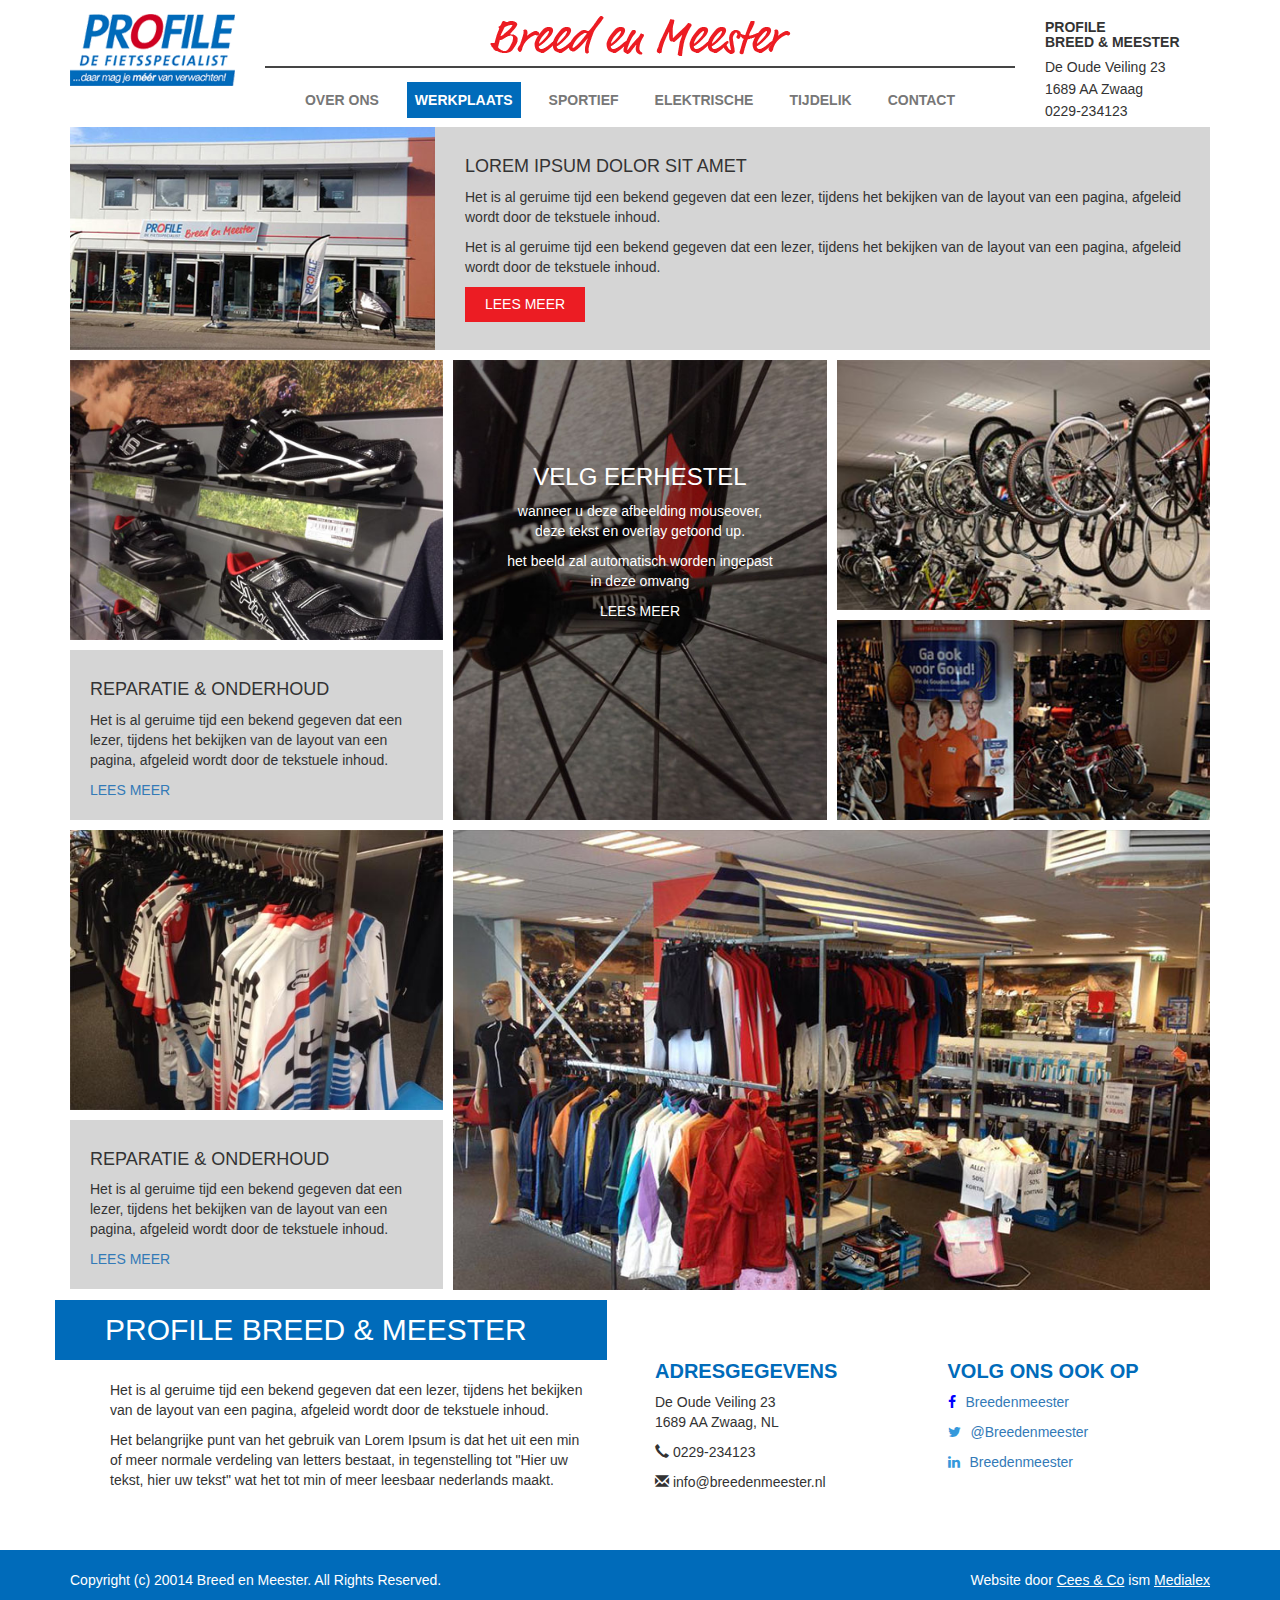
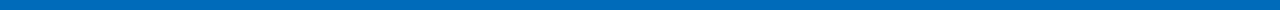
<file: werkplaats.html>
<!DOCTYPE html>
<html lang="en">
  <head>
    <meta charset="utf-8">
    <meta http-equiv="X-UA-Compatible" content="IE=edge">
    <meta name="viewport" content="width=device-width, initial-scale=1">
    <title>Profile Breed en Meester</title>

    <link href='http://fonts.googleapis.com/css?family=Lato:300,400,700,900' rel='stylesheet' type='text/css'>
    <!-- Bootstrap -->
    <link href="bower_components/bootstrap/dist/css/bootstrap.min.css" rel="stylesheet">
    <link href="bower_components/flexslider/flexslider.css" rel="stylesheet">
    <link href="bower_components/fontawesome/css/font-awesome.min.css" rel="stylesheet">
    
    <!-- HTML5 shim and Respond.js for IE8 support of HTML5 elements and media queries -->
    <!-- WARNING: Respond.js doesn't work if you view the page via file:// -->
    <!--[if lt IE 9]>
      <script src="https://oss.maxcdn.com/html5shiv/3.7.2/html5shiv.min.js"></script>
      <script src="https://oss.maxcdn.com/respond/1.4.2/respond.min.js"></script>
    <![endif]-->

    <!-- styles-->
    <link href="css/style2.css" rel="stylesheet">
    <link href="css/responsive.css" rel="stylesheet">
  </head>
  <body>
    <!--header-->
    <div class="header">
      <div class="container">
        <div class="row">
          <div class="col-md-2 col-sm-12 col-xs-12 logo-profile">
            <!--logo profile -->
            <a href="index.html"><img src="images/profile_logo.png"/></a>
            <!--/logo profile-->
          </div>
          <div class="col-md-8 col-xs-12 menu">
          <!-- breed&meester logo -->
            <div class="bm-logo">
              <img src="images/bnm_logo.png"/>
            </div>
          <!-- /breed&meester logo -->
          <!-- nav -->
          <nav class="navbar navbar-default">
            
              <!-- Brand and toggle get grouped for better mobile display -->
              <div class="navbar-header">
                <button type="button" class="navbar-toggle collapsed" data-toggle="collapse" data-target="#bs-example-navbar-collapse-1">
                  <span class="sr-only">Toggle navigation</span>
                  <span class="icon-bar"></span>
                  <span class="icon-bar"></span>
                  <span class="icon-bar"></span>
                  <span class="toggle-txt">MENU</span>
                </button>

              </div>

              <!-- Collect the nav links, forms, and other content for toggling -->
              <div class="collapse navbar-collapse" id="bs-example-navbar-collapse-1">
                <ul class="nav navbar-nav">
                  <li><a href="overons.html">OVER ONS</a></li>
                  <li class="active"><a href="werkplaats.html">WERKPLAATS</a></li>
                  <li><a href="#">SPORTIEF</a></li>
                  <li><a href="elektrische.html">ELEKTRISCHE</a></li>
                  <li><a href="#">TIJDELIK</a></li>
                  <li><a href="contact.html">CONTACT</a></li>
                </ul>

              </div><!-- /.navbar-collapse -->
            
          </nav>
          <!-- /nav-->        
          </div>
          <div class="col-md-2 col-xs-12 address">
          <!-- top address -->
          <h1>PROFILE<br/>BREED &amp; MEESTER</h1>
          <p>De Oude Veiling 23</p>
          <p>1689 AA Zwaag</p>
          <p>0229-234123</p>
          <!-- /top address -->
          </div>
        </div>
      </div>
    </div>
    <!-- /header -->
    <div class="container">
      <div class="row grey-row">
        <div class="col-md-4">
        	<a href="#" class="thumbimg2"><img src="images/w1.jpg"></a>
        </div>
        <div class="col-md-8">
        	<div class="entry-product">
                <h4>LOREM IPSUM DOLOR SIT AMET</h4>
                <p>Het is al geruime tijd een bekend gegeven dat een lezer, tijdens het 
    bekijken van de layout van een pagina, afgeleid wordt door de 
    tekstuele inhoud.</p>
    
    <p>Het is al geruime tijd een bekend gegeven dat een lezer, tijdens het 
    bekijken van de layout van een pagina, afgeleid wordt door de 
    tekstuele inhoud.
    </p>
                <a href="#" class="btnred">LEES MEER</a>
            </div>
        </div>
      </div> <!-- end .grey-row -->
      <div class="row2">
        <div class="col-md-4">
        	<a href="#" class="thumbimg"><img src="images/w2.jpg"></a>
            <div class="greybox">
            	<h4>REPARATIE & ONDERHOUD</h4>
                <p>Het is al geruime tijd een bekend 
                gegeven dat een lezer, tijdens het 
                bekijken van de layout van een pagina, 
                afgeleid wordt door de 
                tekstuele inhoud.</p>
                
                <a href="#">LEES MEER</a>
            </div>
        </div>
        <div class="col-md-4">
        	<a href="#" class="thumbimg">
            	<img src="images/w3.jpg">
            	<div class="captionthumb">
                	<h3>VELG EERHESTEL</h3>
                    <p>wanneer u deze afbeelding mouseover, 
                    deze tekst en overlay getoond up.</p>
                    
                    <p>het beeld zal automatisch worden 
                    ingepast in deze omvang</p>
                    
                    <p>LEES MEER</p>
                </div>
            </a>
        </div>
        <div class="col-md-4">
        	<a href="#" class="thumbimg"><img src="images/w5.jpg"></a>
        	<a href="#" class="thumbimg"><img src="images/w4.jpg"></a>
        </div>
      </div> <!-- end .row2 -->
      <div class="row2">
        <div class="col-md-4">
        	<a href="#" class="thumbimg"><img src="images/w6.jpg"></a>
            <div class="greybox">
            	<h4>REPARATIE & ONDERHOUD</h4>
                <p>Het is al geruime tijd een bekend 
                gegeven dat een lezer, tijdens het 
                bekijken van de layout van een pagina, 
                afgeleid wordt door de 
                tekstuele inhoud.</p>
                
                <a href="#">LEES MEER</a>
            </div>
        </div>
        <div class="col-md-8">
        	<a href="#" class="thumbimg"><img src="images/w7.jpg"></a>
        </div>
      </div> <!-- end .row2 -->
    </div>
    
    <!-- /banners -->
    <!-- footer -->
    
    <div class="container footer">
        <div class="row">
                <h2 class="the-title">PROFILE BREED &amp; MEESTER</h2>
        </div>
          <div class="row">
            <div class="col-md-6">
                <div class="entry-content">
              <p>Het is al geruime tijd een bekend gegeven dat een lezer, tijdens het 
    bekijken van de layout van een pagina, afgeleid wordt door de tekstuele 
    inhoud. </p>
    <p>
    Het belangrijke punt van het gebruik van Lorem Ipsum is dat het uit een 
    min of meer normale verdeling van letters bestaat, in tegenstelling tot 
    "Hier uw tekst, hier uw tekst" wat het tot min of meer leesbaar 
    nederlands maakt. </p>
                </div>
            </div>
            <div class="col-md-3">
              <h1>ADRESGEGEVENS</h1>
              <p>De Oude Veiling 23
                <br/>1689 AA Zwaag, NL</p>
              <p><i class="glyphicon glyphicon-earphone"></i>    0229-234123</p>
              <p><i class="glyphicon glyphicon-envelope"></i>   info@breedenmeester.nl </p>
            </div>
            <div class="col-md-3">
              <h1>VOLG ONS OOK OP</h1>
              <p><a href="#"><i class="fa fa-facebook" style="color:blue"></i><span class="fb">Breedenmeester</span></a>
              <p><a href="#"><i class="fa fa-twitter" style="color:#3498db"></i><span class="twitter">@Breedenmeester</span></a>
                <p><a href="#"><i class="fa fa-linkedin" style="color:#3498db"></i><span class="linkedin">Breedenmeester</span></a>
            </div>
          </div>
    </div>
    
    <div class="footnote">
      <div class="container">
        <div class="row">
          <div class="col-md-6 col-xs-12">Copyright (c) 20014  Breed en Meester. All Rights Reserved.</div>
          <div class="col-md-6 col-xs-12 dev">Website door <a href="#">Cees &amp; Co</a> ism <a href="#">Medialex</a></div>
        </div>
      </div>
    </div>  

      
    
    <!--/footer-->


    <!-- jQuery (necessary for Bootstrap's JavaScript plugins) -->
    <script src="https://ajax.googleapis.com/ajax/libs/jquery/1.11.1/jquery.min.js"></script>
    <!-- Include all compiled plugins (below), or include individual files as needed -->
    <script src="bower_components/bootstrap/dist/js/bootstrap.min.js"></script>
    <script src="bower_components/flexslider/jquery.flexslider-min.js"></script>
    <script>  
    
      $(function() {
          $('.overlay-content').hover(function() {
           
            $(this).prev().fadeTo('slow',0.6);
          }, function() {
            // on mouseout, reset the background colour
           $(this).prev().css('opacity', '0.4');
          });
        });
      
      // Can also be used with $(document).ready()

      $('.flexslider').flexslider({
        animation: "slide",
        animationLoop: false,
        itemWidth: 210,
        itemMargin: 5,
        minItems: 2,
        maxItems: 2
      });

    </script>
  </body>
</html>
</file>
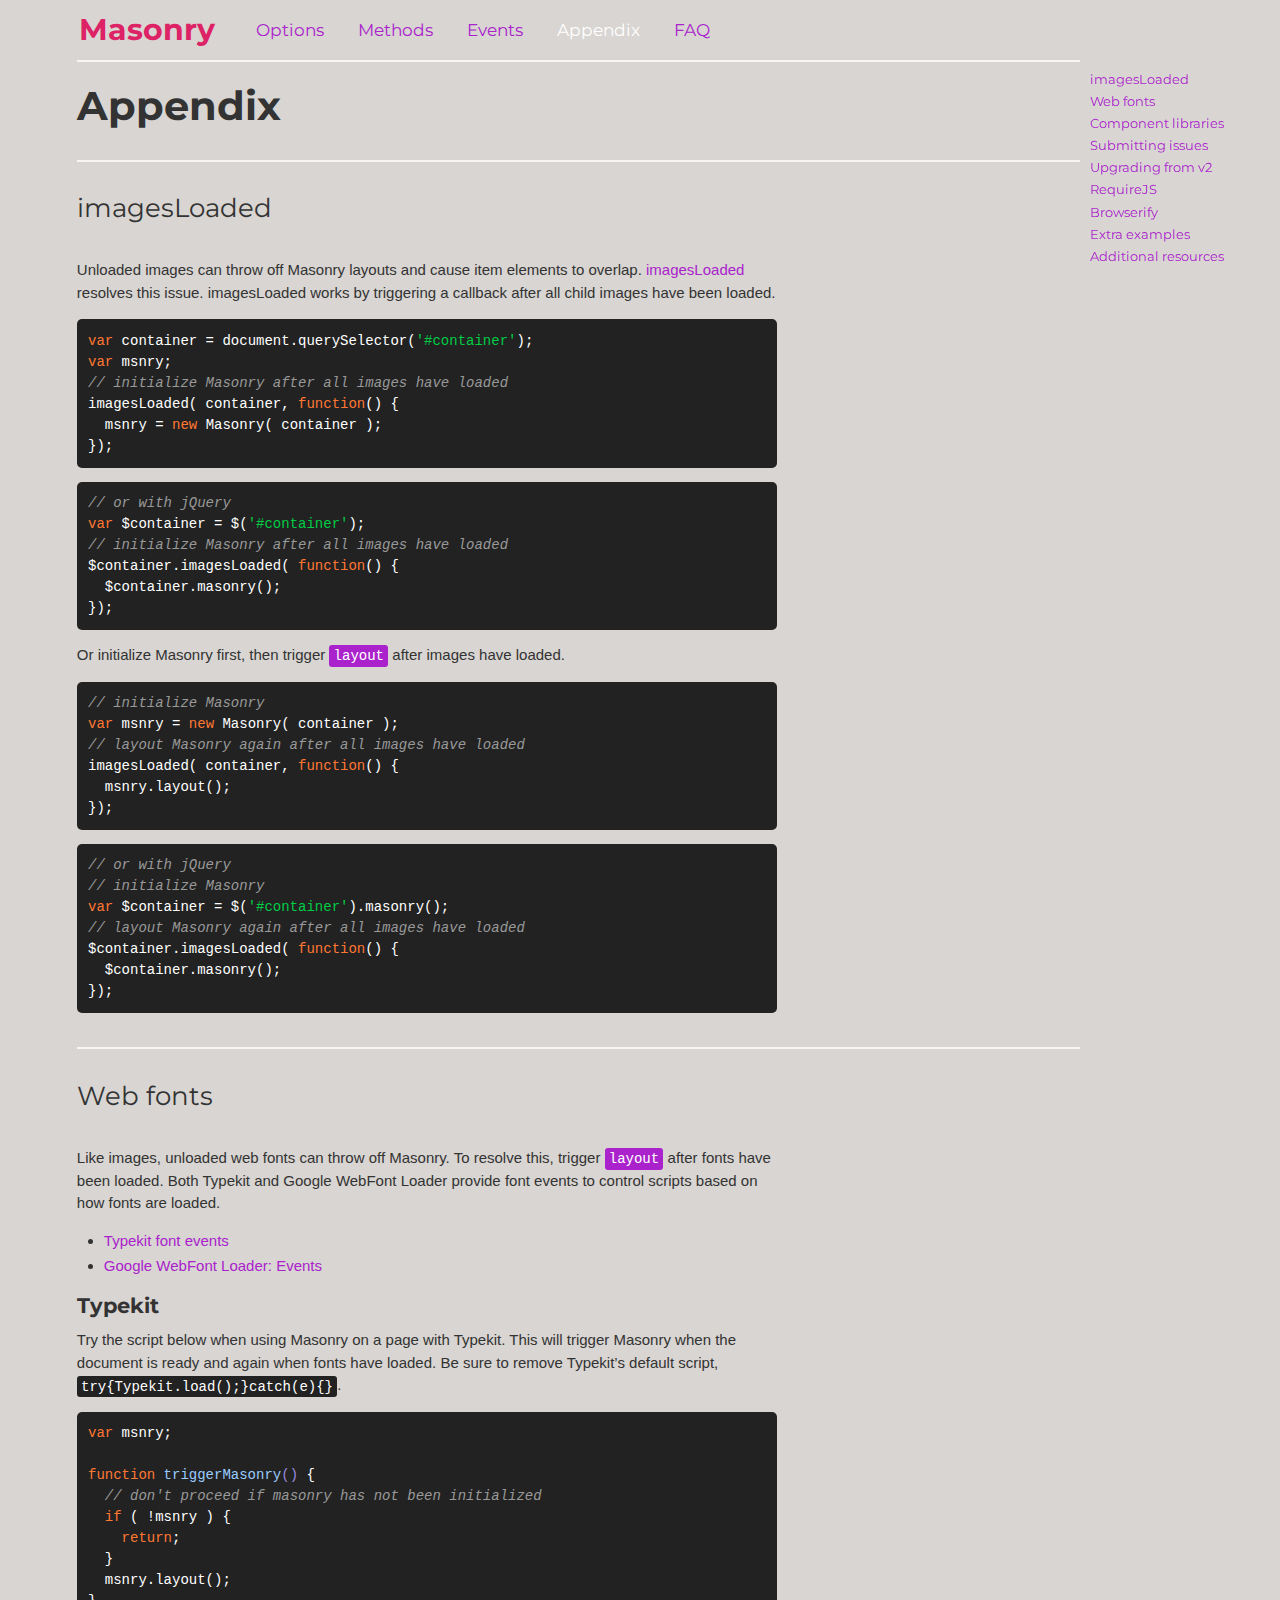
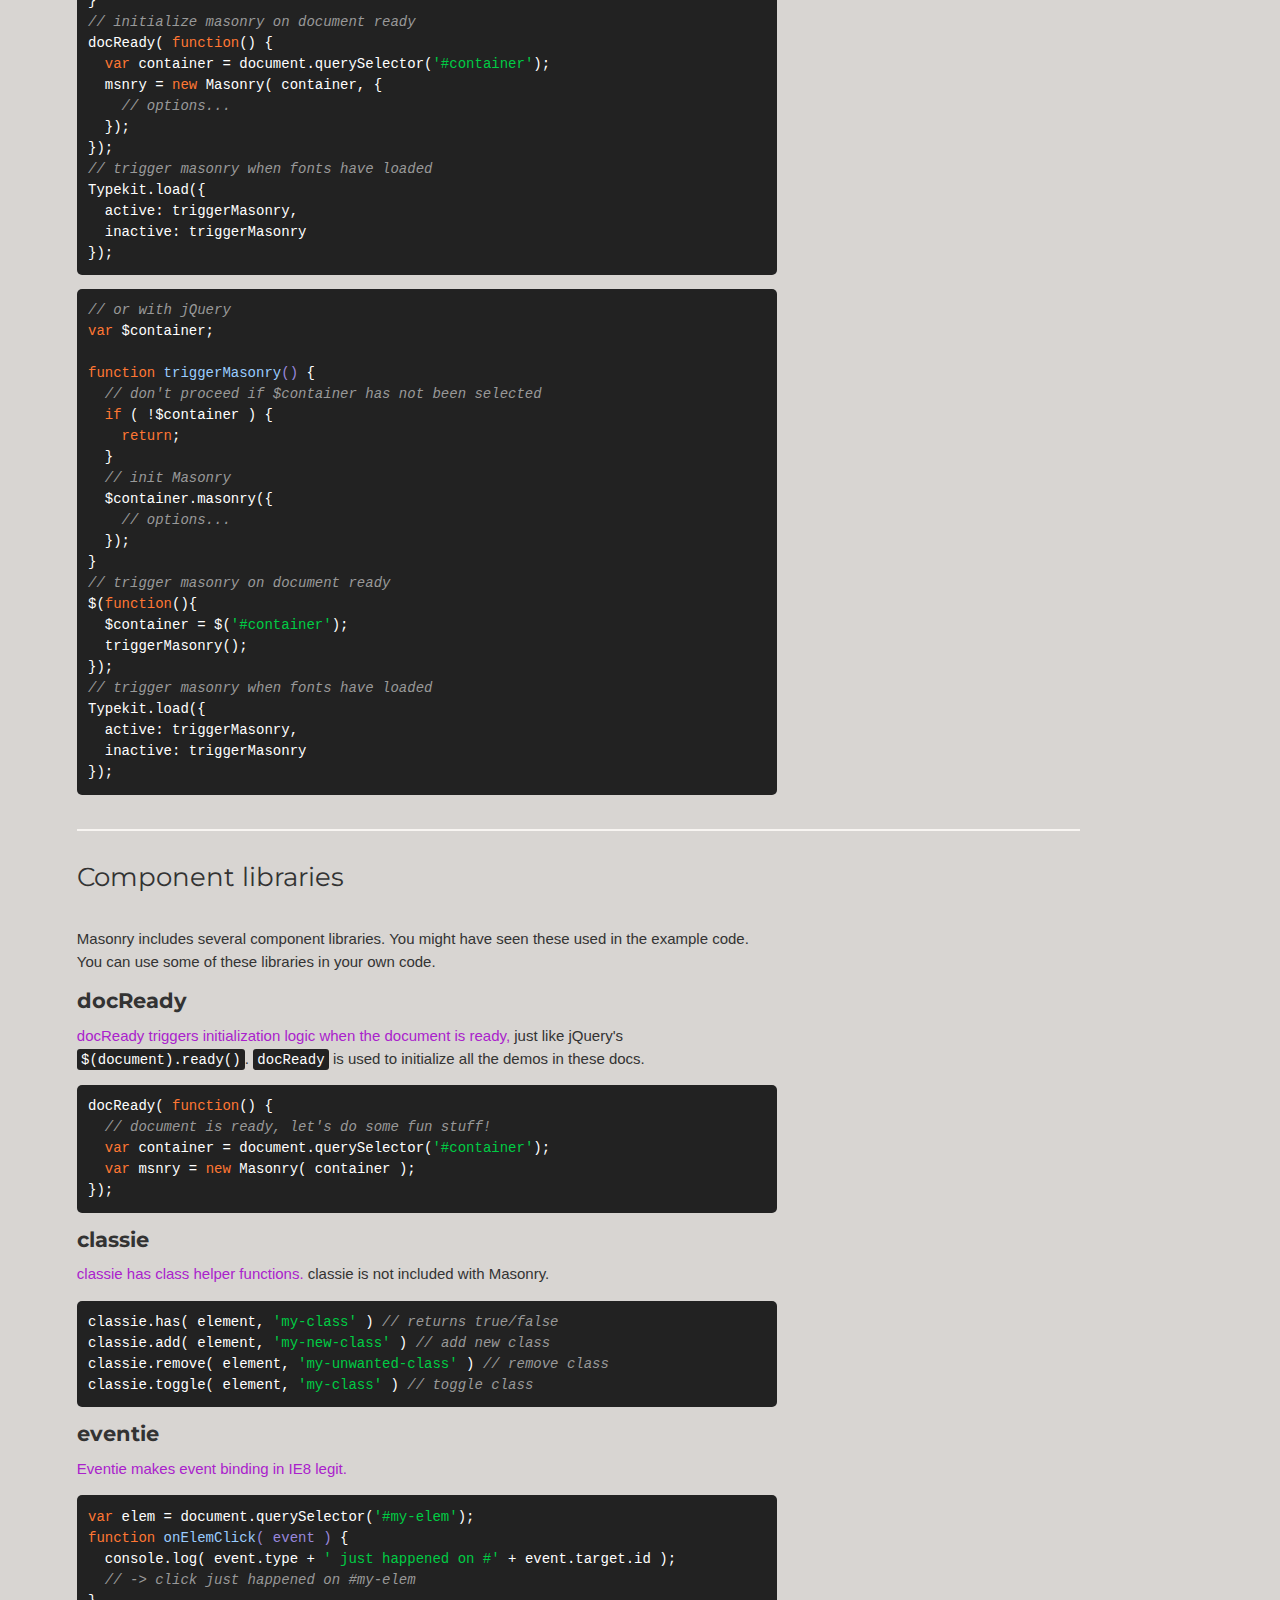
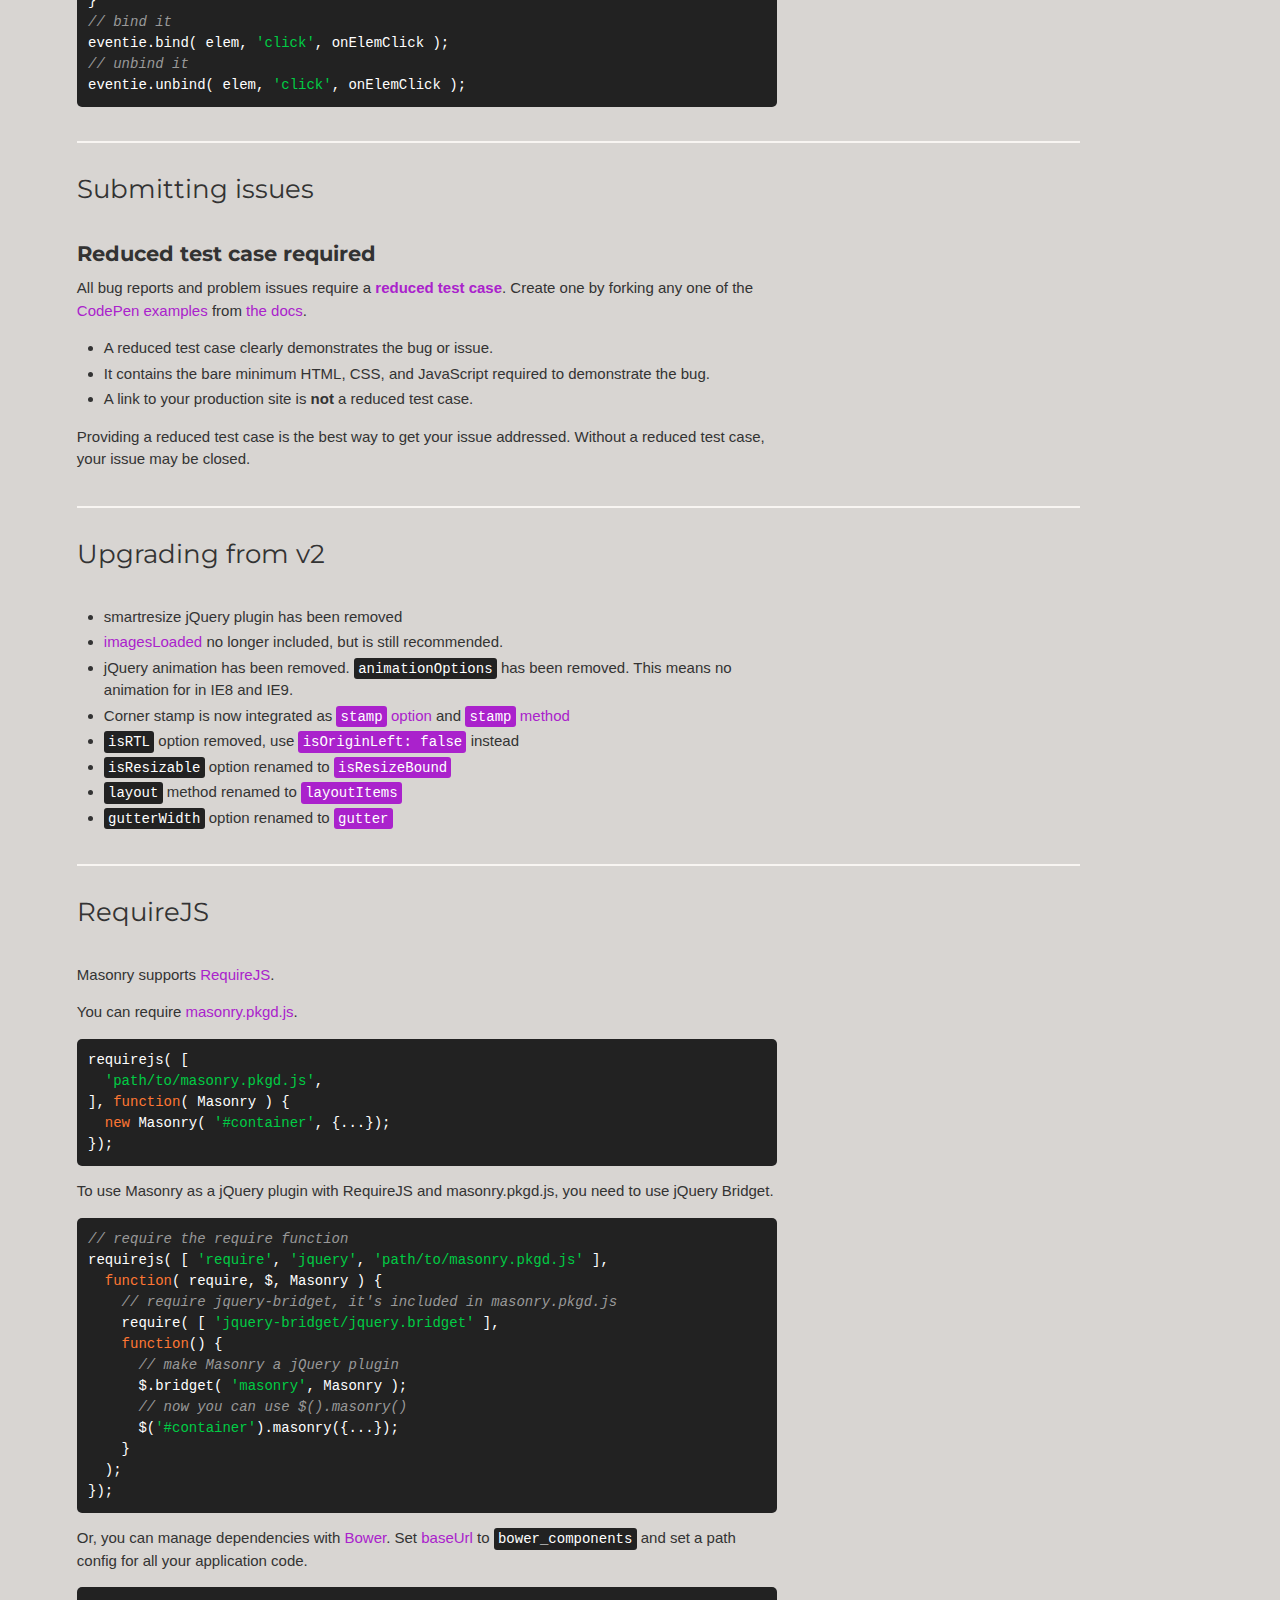
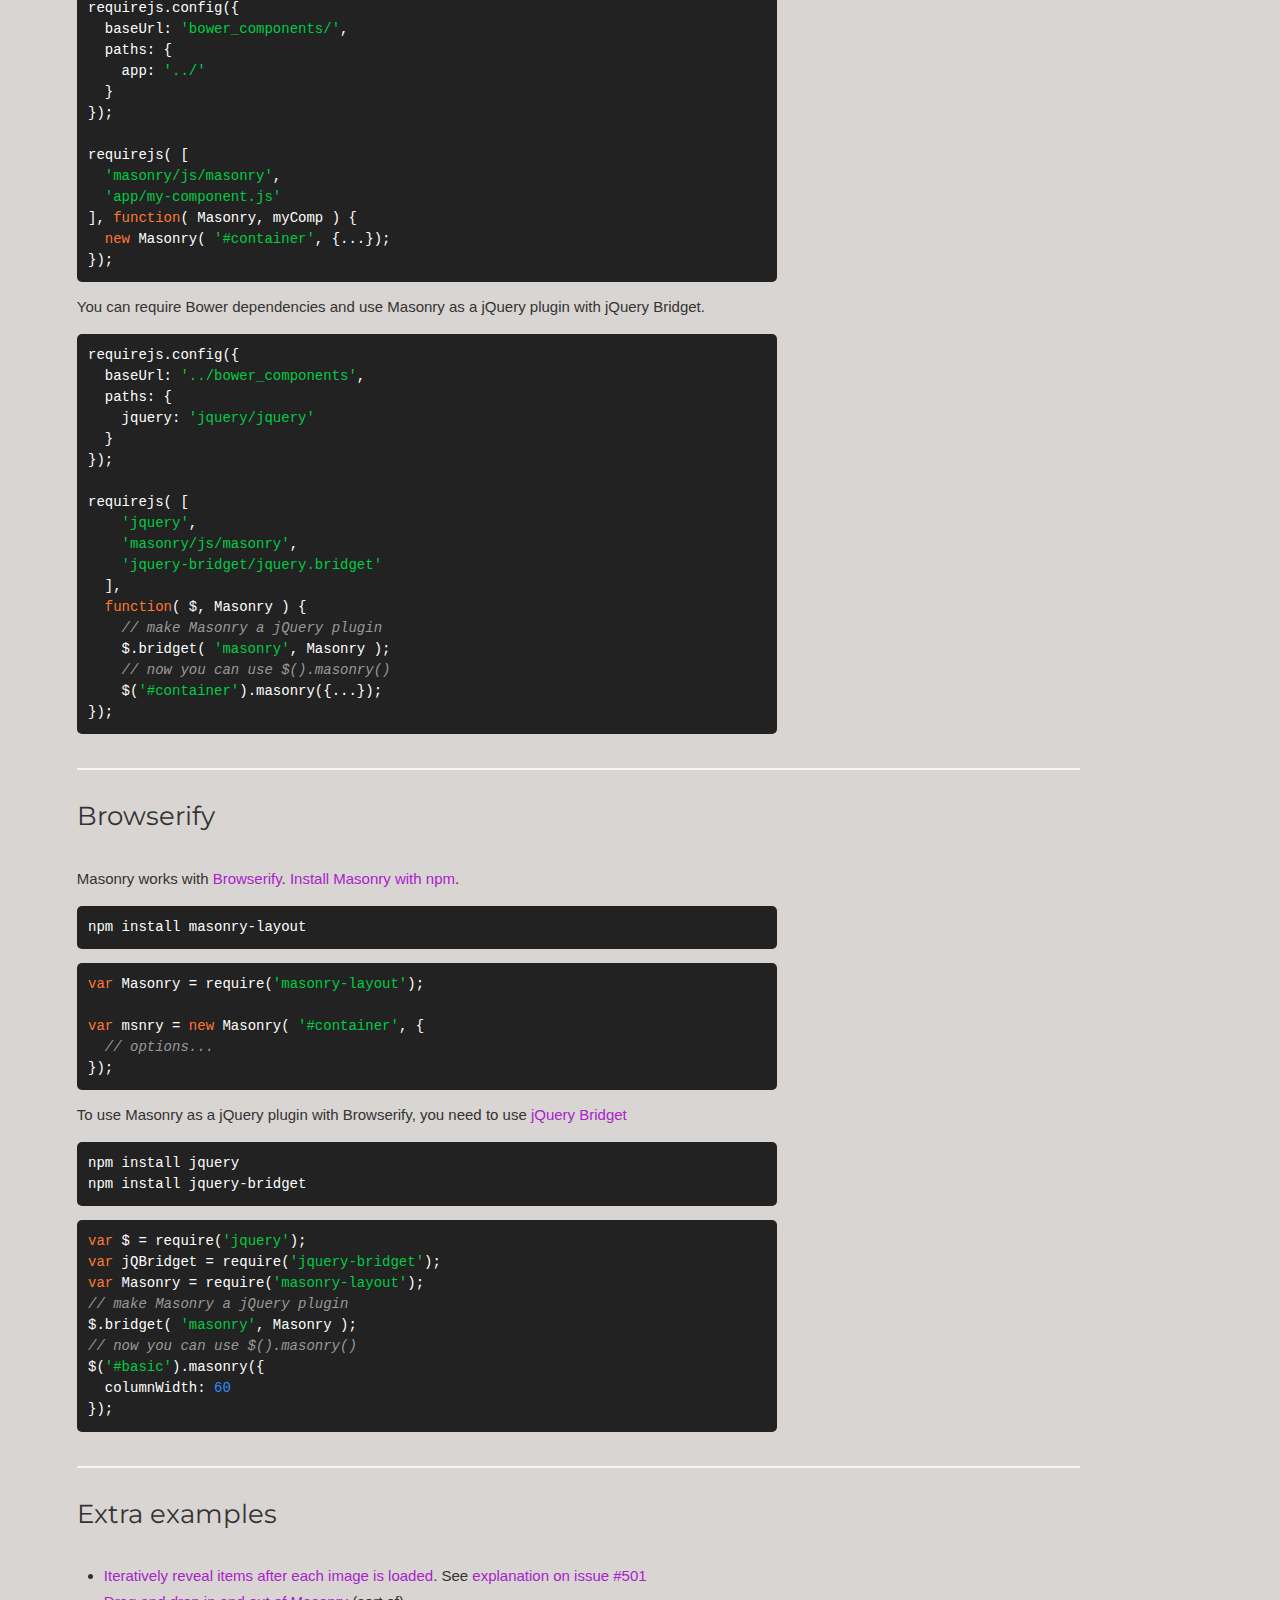
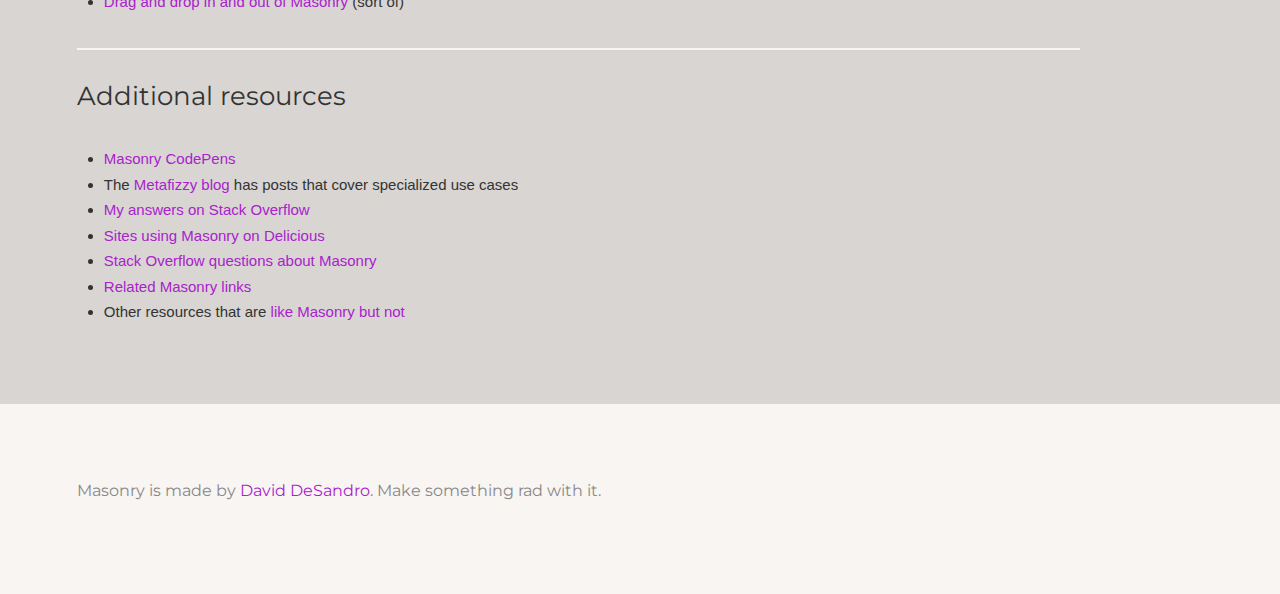
<file: js/masonry/appendix.html>
<!doctype html>
<!--[if lte IE 8]>     <html class="lt-ie9"> <![endif]-->
<!--[if gt IE 8]><!--> <html class=""> <!--<![endif]-->
<head>
  <meta charset="utf-8" />
  <meta http-equiv="X-UA-Compatible" content="IE=edge,chrome=1" />
  <meta name="viewport" content="width=device-width" />
  <meta name="description" content="Cascading grid layout library" />

  <title>Masonry Appendix</title>

  <link rel="stylesheet" href="http://fonts.googleapis.com/css?family=Montserrat:400,700" />

  
    <!-- DEV MODE - including each .css file -->
    
      <link rel="stylesheet" href="bower_components/normalize-css/normalize.css" />
    
      <link rel="stylesheet" href="css/base.css" />
    
      <link rel="stylesheet" href="css/code.css" />
    
      <link rel="stylesheet" href="css/demos.css" />
    
      <link rel="stylesheet" href="css/footer.css" />
    
      <link rel="stylesheet" href="css/hero.css" />
    
      <link rel="stylesheet" href="css/icons.css" />
    
      <link rel="stylesheet" href="css/index.css" />
    
      <link rel="stylesheet" href="css/layout.css" />
    
      <link rel="stylesheet" href="css/modules.css" />
    
      <link rel="stylesheet" href="css/site-nav.css" />
    
  

  
  <meta name="twitter:card" content="summary" />
  <meta name="twitter:site" content="@desandro" />
  <meta name="twitter:url" content="http://masonry.desandro.com/appendix.html" />
  <meta name="twitter:title" content="Masonry Appendix" />
  <meta name="twitter:description" content="Cascading grid layout library" />

</head>
<body class="appendix-page" data-page="appendix">

  <div id="site-nav">
    <div class="primary-content">
      <h1><a href=".">Masonry</a></h1>
      <ol>
        <li class="nav-options"><a href="options.html">Options</a></li>
        <li class="nav-methods"><a href="methods.html">Methods</a></li>
        <li class="nav-events"><a href="events.html">Events</a></li>
        <li class="nav-appendix"><a href="appendix.html">Appendix</a></li>
        <li class="nav-faq"><a href="faq.html">FAQ</a></li>
      </ol>
    </div>
  </div>

  
  

  <div id="content">

    <div class="primary-content">
      
        <h1>Appendix</h1>
        

      
      
        <ul id="page-nav">
          
            <li><a href="#imagesloaded">imagesLoaded</a></li>
          
            <li><a href="#web-fonts">Web fonts</a></li>
          
            <li><a href="#component-libraries">Component libraries</a></li>
          
            <li><a href="#submitting-issues">Submitting issues</a></li>
          
            <li><a href="#upgrading-from-v2">Upgrading from v2</a></li>
          
            <li><a href="#requirejs">RequireJS</a></li>
          
            <li><a href="#browserify">Browserify</a></li>
          
            <li><a href="#extra-examples">Extra examples</a></li>
          
            <li><a href="#additional-resources">Additional resources</a></li>
          
        </ul>
      
    </div>

    
    
<div class="primary-content">

<h2 id="imagesloaded">imagesLoaded</h2>

<p>Unloaded images can throw off Masonry layouts and cause item elements to overlap. <a href="http://imagesloaded.desandro.com">imagesLoaded</a> resolves this issue. imagesLoaded works by triggering a callback after all child images have been loaded.</p>

<pre><code class="js"><span class="keyword">var</span> container = document.querySelector(<span class="string">'#container'</span>);
<span class="keyword">var</span> msnry;
<span class="comment">// initialize Masonry after all images have loaded</span>
imagesLoaded( container, <span class="keyword">function</span>() {
  msnry = <span class="keyword">new</span> Masonry( container );
});</code></pre>

<pre><code class="js"><span class="comment">// or with jQuery</span>
<span class="keyword">var</span> $container = $(<span class="string">'#container'</span>);
<span class="comment">// initialize Masonry after all images have loaded  </span>
$container.imagesLoaded( <span class="keyword">function</span>() {
  $container.masonry();
});</code></pre>


<p>Or initialize Masonry first, then trigger <a href="methods.html#layout"><code>layout</code></a> after images have loaded.</p>

<pre><code class="js"><span class="comment">// initialize Masonry</span>
<span class="keyword">var</span> msnry = <span class="keyword">new</span> Masonry( container );
<span class="comment">// layout Masonry again after all images have loaded</span>
imagesLoaded( container, <span class="keyword">function</span>() {
  msnry.layout();
});</code></pre>

<pre><code class="js"><span class="comment">// or with jQuery</span>
<span class="comment">// initialize Masonry</span>
<span class="keyword">var</span> $container = $(<span class="string">'#container'</span>).masonry();
<span class="comment">// layout Masonry again after all images have loaded</span>
$container.imagesLoaded( <span class="keyword">function</span>() {
  $container.masonry();
});</code></pre>


</div><div class="primary-content">

<h2 id="web-fonts">Web fonts</h2>

<p>Like images, unloaded web fonts can throw off Masonry. To resolve this, trigger <a href="methods.html#layout"><code>layout</code></a> after fonts have been loaded. Both Typekit and Google WebFont Loader provide font events to control scripts based on how fonts are loaded.</p>

<ul>
  <li><a href="http://blog.typekit.com/2010/10/18/more-control-with-typekits-font-events/">Typekit font events</a></li>
  <li><a href="https://developers.google.com/webfonts/docs/webfont_loader#Events">Google WebFont Loader: Events</a></li>
</ul>

<h3 id="typekit">Typekit</h3>

<p>Try the script below when using Masonry on a page with Typekit. This will trigger Masonry when the document is ready and again when fonts have loaded. Be sure to remove Typekit’s default script, <code>try{Typekit.load();}catch(e){}</code>.</p>

<pre><code class="js"><span class="keyword">var</span> msnry;

<span class="function"><span class="keyword">function</span> <span class="title">triggerMasonry</span><span class="params">()</span> {</span>
  <span class="comment">// don't proceed if masonry has not been initialized</span>
  <span class="keyword">if</span> ( !msnry ) {
    <span class="keyword">return</span>;
  }
  msnry.layout();
}
<span class="comment">// initialize masonry on document ready</span>
docReady( <span class="keyword">function</span>() {
  <span class="keyword">var</span> container = document.querySelector(<span class="string">'#container'</span>);
  msnry = <span class="keyword">new</span> Masonry( container, {
    <span class="comment">// options...</span>
  });
});
<span class="comment">// trigger masonry when fonts have loaded</span>
Typekit.load({
  active: triggerMasonry,
  inactive: triggerMasonry
});</code></pre>


<pre><code class="js"><span class="comment">// or with jQuery</span>
<span class="keyword">var</span> $container;

<span class="function"><span class="keyword">function</span> <span class="title">triggerMasonry</span><span class="params">()</span> {</span>
  <span class="comment">// don't proceed if $container has not been selected</span>
  <span class="keyword">if</span> ( !$container ) {
    <span class="keyword">return</span>;
  }
  <span class="comment">// init Masonry</span>
  $container.masonry({
    <span class="comment">// options...</span>
  });
}
<span class="comment">// trigger masonry on document ready</span>
$(<span class="keyword">function</span>(){
  $container = $(<span class="string">'#container'</span>);
  triggerMasonry();
});
<span class="comment">// trigger masonry when fonts have loaded</span>
Typekit.load({
  active: triggerMasonry,
  inactive: triggerMasonry
});</code></pre>


</div><div class="primary-content">

<h2 id="component-libraries">Component libraries</h2>

<p>Masonry includes several component libraries. You might have seen these used in the example code. You can use some of these libraries in your own code.</p>

<h3 id="docready">docReady</h3>

<p><a href="https://github.com/desandro/doc-ready">docReady triggers initialization logic when the document is ready,</a> just like jQuery's <code>$(document).ready()</code>. <code>docReady</code> is used to initialize all the demos in these docs.</p>

<pre><code class="js">docReady( <span class="keyword">function</span>() {
  <span class="comment">// document is ready, let's do some fun stuff!</span>
  <span class="keyword">var</span> container = document.querySelector(<span class="string">'#container'</span>);
  <span class="keyword">var</span> msnry = <span class="keyword">new</span> Masonry( container );
});</code></pre>


<h3 id="classie">classie</h3>

<p><a href="https://github.com/desandro/classie">classie has class helper functions.</a> classie is not included with Masonry.</p>

<pre><code class="js">classie.has( element, <span class="string">'my-class'</span> ) <span class="comment">// returns true/false</span>
classie.add( element, <span class="string">'my-new-class'</span> ) <span class="comment">// add new class</span>
classie.remove( element, <span class="string">'my-unwanted-class'</span> ) <span class="comment">// remove class</span>
classie.toggle( element, <span class="string">'my-class'</span> ) <span class="comment">// toggle class</span></code></pre>


<h3 id="eventie">eventie</h3>

<p><a href="https://github.com/desandro/eventie">Eventie makes event binding in IE8 legit.</a></p>

<pre><code class="js"><span class="keyword">var</span> elem = document.querySelector(<span class="string">'#my-elem'</span>);
<span class="function"><span class="keyword">function</span> <span class="title">onElemClick</span><span class="params">( event )</span> {</span>
  console.log( event.type + <span class="string">' just happened on #'</span> + event.target.id );
  <span class="comment">// -&gt; click just happened on #my-elem</span>
}
<span class="comment">// bind it</span>
eventie.bind( elem, <span class="string">'click'</span>, onElemClick );
<span class="comment">// unbind it</span>
eventie.unbind( elem, <span class="string">'click'</span>, onElemClick );</code></pre>

</div><div id="submitting-issues" class="primary-content">

<h2>Submitting issues</h2>
<h3>Reduced test case required</h3>
<p>All bug reports and problem issues require a <a href="http://css-tricks.com/reduced-test-cases/"><strong>reduced test case</strong></a>. Create one by forking any one of the <a href="http://codepen.io/desandro/tag/masonry-docs">CodePen examples</a> from <a href="http://masonry.desanro.com">the docs</a>.</p>
<ul>
<li>A reduced test case clearly demonstrates the bug or issue.</li>
<li>It contains the bare minimum HTML, CSS, and JavaScript required to demonstrate the bug.</li>
<li>A link to your production site is <strong>not</strong> a reduced test case.</li>
</ul>
<p>Providing a reduced test case is the best way to get your issue addressed. Without a reduced test case, your issue may be closed.</p>


</div><div class="primary-content">

<h2 id="upgrading-from-v2">Upgrading from v2</h2>

<ul>
  <li>smartresize jQuery plugin has been removed</li>
  <li><a href="http://desandro.github.io/imagesloaded/">imagesLoaded</a> no longer included, but is still recommended.</li>
  <li>jQuery animation has been removed. <code>animationOptions</code> has been removed. This means no animation for in IE8 and IE9.</li>
  <li>Corner stamp is now integrated as <a href="options.html#stamp"><code>stamp</code> option</a> and <a href="methods.html#stamp"><code>stamp</code> method</a></li>
  <li><code>isRTL</code> option removed, use <a href="options.html#isoriginleft"><code>isOriginLeft: false</code></a> instead</li>
  <li><code>isResizable</code> option renamed to <a href="options.html#isresizebound"><code>isResizeBound</code></a></li>
  <li><code>layout</code> method renamed to <a href="methods.html#layoutitems"><code>layoutItems</code></a></li>
  <li><code>gutterWidth</code> option renamed to <a href="options.html#gutter"><code>gutter</code></a></li>
</ul>

</div><div class="primary-content">

<h2 id="requirejs">RequireJS</h2>

<p>Masonry supports <a href="http://requirejs.org">RequireJS</a>.</p>

<p>You can require <a href="masonry.pkgd.js">masonry.pkgd.js</a>.</p>

<pre><code class="js">requirejs( [
  <span class="string">'path/to/masonry.pkgd.js'</span>,
], <span class="keyword">function</span>( Masonry ) {
  <span class="keyword">new</span> Masonry( <span class="string">'#container'</span>, {...});
});</code></pre>


<p id="requirejs-pkgd-jquery">To use Masonry as a jQuery plugin with RequireJS and masonry.pkgd.js, you need to use jQuery Bridget.</p>


<pre><code class="js"><span class="comment">// require the require function</span>
requirejs( [ <span class="string">'require'</span>, <span class="string">'jquery'</span>, <span class="string">'path/to/masonry.pkgd.js'</span> ],
  <span class="keyword">function</span>( require, $, Masonry ) {
    <span class="comment">// require jquery-bridget, it's included in masonry.pkgd.js</span>
    require( [ <span class="string">'jquery-bridget/jquery.bridget'</span> ],
    <span class="keyword">function</span>() {
      <span class="comment">// make Masonry a jQuery plugin</span>
      $.bridget( <span class="string">'masonry'</span>, Masonry );
      <span class="comment">// now you can use $().masonry()</span>
      $(<span class="string">'#container'</span>).masonry({...});
    }
  );
});</code></pre>


<p id="requirejs-bower">Or, you can manage dependencies with <a href="http://bower.io">Bower</a>. Set <a href="http://requirejs.org/docs/api.html#config-baseUrl">baseUrl</a> to <code>bower_components</code> and set a path config for all your application code.</p>

<pre><code class="js">requirejs.config({
  baseUrl: <span class="string">'bower_components/'</span>,
  paths: {
    app: <span class="string">'../'</span>
  }
});

requirejs( [
  <span class="string">'masonry/js/masonry'</span>,
  <span class="string">'app/my-component.js'</span>
], <span class="keyword">function</span>( Masonry, myComp ) {
  <span class="keyword">new</span> Masonry( <span class="string">'#container'</span>, {...});
});</code></pre>


<p id="requirejs-bower-jquery">You can require Bower dependencies and use Masonry as a jQuery plugin with jQuery Bridget.</p>

<pre><code class="js">requirejs.config({
  baseUrl: <span class="string">'../bower_components'</span>,
  paths: {
    jquery: <span class="string">'jquery/jquery'</span>
  }
});

requirejs( [
    <span class="string">'jquery'</span>,
    <span class="string">'masonry/js/masonry'</span>,
    <span class="string">'jquery-bridget/jquery.bridget'</span>
  ],
  <span class="keyword">function</span>( $, Masonry ) {
    <span class="comment">// make Masonry a jQuery plugin</span>
    $.bridget( <span class="string">'masonry'</span>, Masonry );
    <span class="comment">// now you can use $().masonry()</span>
    $(<span class="string">'#container'</span>).masonry({...});
});</code></pre>


</div><div class="primary-content">

<h2 id="browserify">Browserify</h2>

<p>Masonry works with <a href="http://browserify.org">Browserify</a>. <a href="https://www.npmjs.org/package/masonry-layout">Install Masonry with npm</a>.</p>

<pre><code>npm install masonry-layout</code></pre>


<pre><code class="js"><span class="keyword">var</span> Masonry = require(<span class="string">'masonry-layout'</span>);

<span class="keyword">var</span> msnry = <span class="keyword">new</span> Masonry( <span class="string">'#container'</span>, {
  <span class="comment">// options...</span>
});</code></pre>


<p id="browserify-jquery">To use Masonry as a jQuery plugin with Browserify, you need to use <a href="https://www.npmjs.org/package/jquery-bridget">jQuery Bridget</a></p>

<pre><code>npm install jquery
npm install jquery-bridget</code></pre>


<pre><code class="js"><span class="keyword">var</span> $ = require(<span class="string">'jquery'</span>);
<span class="keyword">var</span> jQBridget = require(<span class="string">'jquery-bridget'</span>);
<span class="keyword">var</span> Masonry = require(<span class="string">'masonry-layout'</span>);
<span class="comment">// make Masonry a jQuery plugin</span>
$.bridget( <span class="string">'masonry'</span>, Masonry );
<span class="comment">// now you can use $().masonry()</span>
$(<span class="string">'#basic'</span>).masonry({
  columnWidth: <span class="number">60</span>
});</code></pre>


</div><div class="primary-content">

<h2 id="extra-examples">Extra examples</h2>

<ul>
  <li><a href="http://codepen.io/desandro/pen/kwsJb">Iteratively reveal items after each image is loaded</a>. See <a href="https://github.com/desandro/masonry/issues/501#issuecomment-34583942">explanation on issue #501</a></li>
  <li><a href="http://codepen.io/desandro/pen/btHyq">Drag and drop in and out of Masonry</a> (sort of)</li>
</ul>

</div><div class="primary-content">

<h2 id="additional-resources">Additional resources</h2>

<ul>
  <li><a href="http://codepen.io/desandro/tag/masonry/">Masonry CodePens</a></li>
  <li>The <a href="http://metafizzy.co/blog/">Metafizzy blog</a> has posts that cover specialized use cases</li>
  <li><a href="http://stackoverflow.com/users/182183/desandro?tab=answers">My answers on Stack Overflow</a></li>
  <li><a href="http://www.delicious.com/desandro/jquerymasonry">Sites using Masonry on Delicious</a></li>
  <li><a href="http://stackoverflow.com/search?q=masonry">Stack Overflow questions about Masonry</a></li>
  <li><a href="http://www.delicious.com/desandro/re:masonry">Related Masonry links</a></li>
  <li>Other resources that are <a href="http://www.delicious.com/desandro/likemasonrybutnot">like Masonry but not</a></li>
</ul>

</div>


  </div>

  <div id="footer">
    <div class="primary-content">
      <p class="made-by">
        Masonry is made by <a href="http://desandro.com">David DeSandro</a>.
        Make something rad with it.
        
      </p>

      

    </div>
  </div>

<!-- Masonry does NOT require jQuery.
     jQuery is only used to demonstrate Masonry as a jQuery plugin -->
<script src="http://ajax.googleapis.com/ajax/libs/jquery/1.10.0/jquery.min.js"></script>
<script>window.jQuery || document.write('<script src="bower_components/jquery/jquery.min.js"><\/script>')</script>


  <!-- DEV MODE - including each .js file -->
  
    <script src="bower_components/classie/classie.js"></script>
  
    <script src="bower_components/eventie/eventie.js"></script>
  
    <script src="bower_components/doc-ready/doc-ready.js"></script>
  
    <script src="bower_components/get-style-property/get-style-property.js"></script>
  
    <script src="bower_components/eventEmitter/EventEmitter.js"></script>
  
    <script src="bower_components/imagesloaded/imagesloaded.js"></script>
  
    <script src="bower_components/jquery-bridget/jquery.bridget.js"></script>
  
    <script src="bower_components/get-size/get-size.js"></script>
  
    <script src="bower_components/matches-selector/matches-selector.js"></script>
  
    <script src="bower_components/outlayer/item.js"></script>
  
    <script src="bower_components/outlayer/outlayer.js"></script>
  
    <script src="bower_components/masonry/masonry.js"></script>
  
    <script src="js/controller.js"></script>
  
    <script src="js/pages/events.js"></script>
  
    <script src="js/pages/faq.js"></script>
  
    <script src="js/pages/index.js"></script>
  
    <script src="js/pages/methods.js"></script>
  




</body>
</html>
</file>
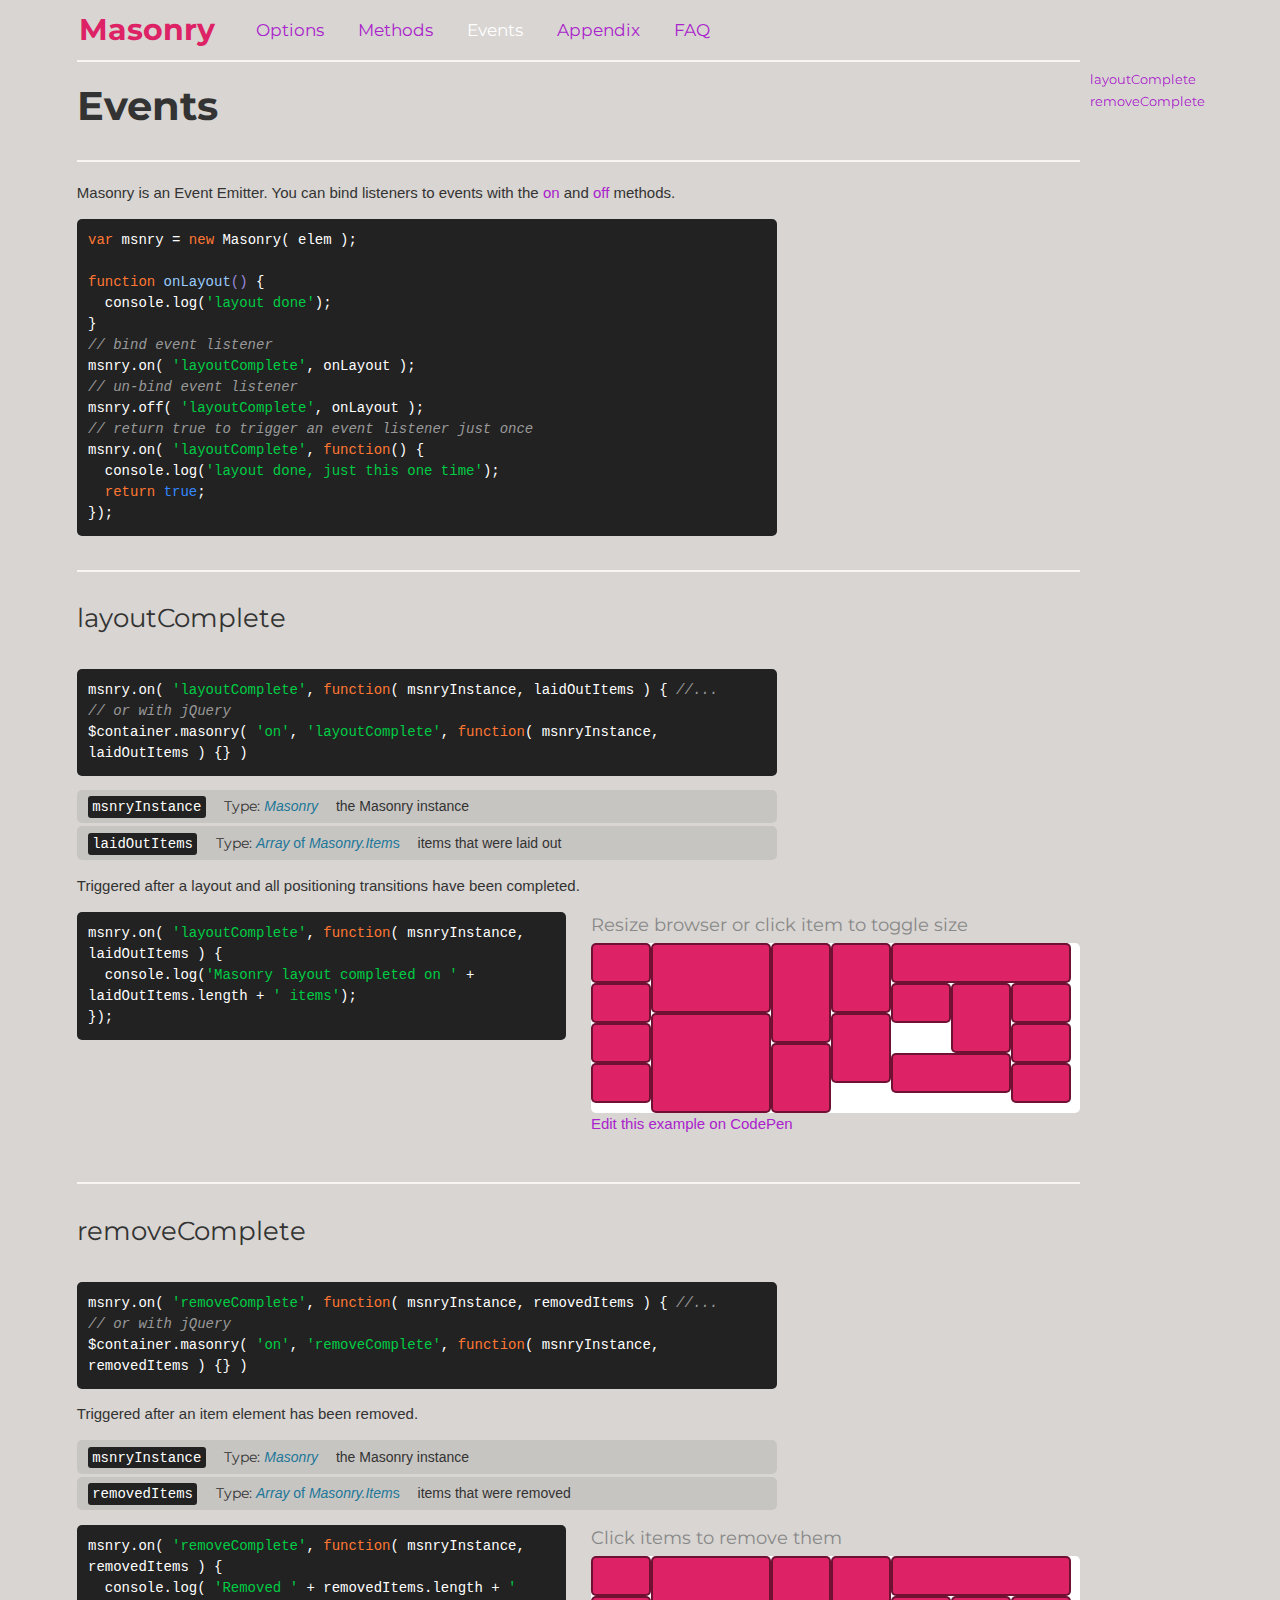
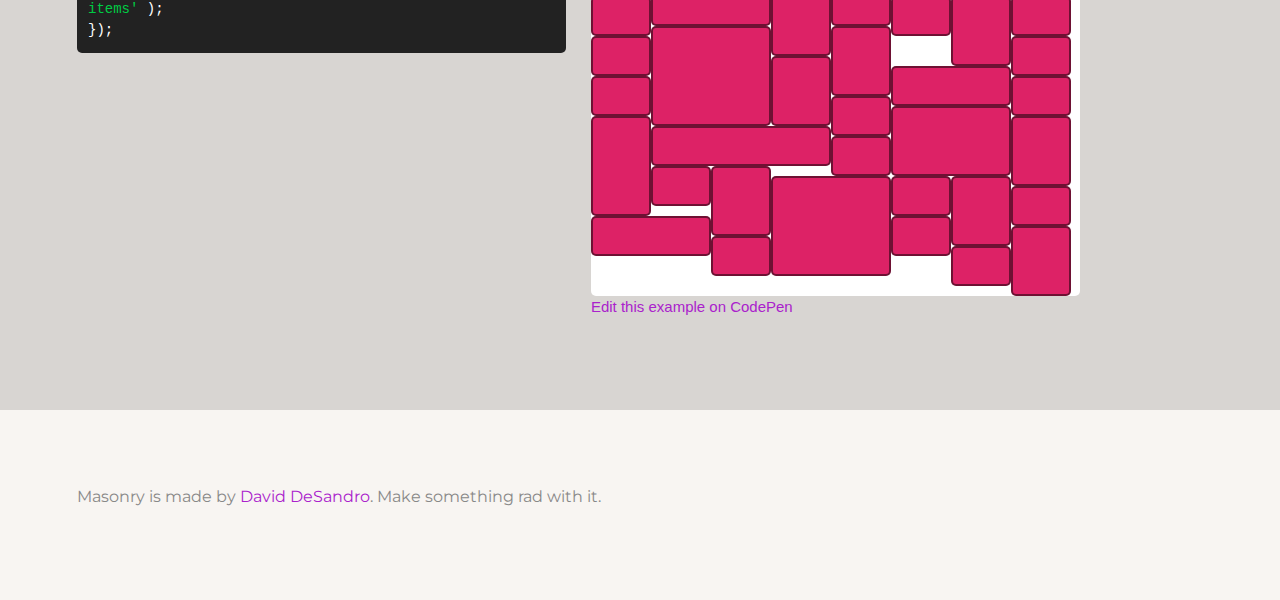
<file: js/masonry/events.html>
<!doctype html>
<!--[if lte IE 8]>     <html class="lt-ie9"> <![endif]-->
<!--[if gt IE 8]><!--> <html class=""> <!--<![endif]-->
<head>
  <meta charset="utf-8" />
  <meta http-equiv="X-UA-Compatible" content="IE=edge,chrome=1" />
  <meta name="viewport" content="width=device-width" />
  <meta name="description" content="Cascading grid layout library" />

  <title>Masonry Events</title>

  <link rel="stylesheet" href="http://fonts.googleapis.com/css?family=Montserrat:400,700" />

  
    <!-- DEV MODE - including each .css file -->
    
      <link rel="stylesheet" href="bower_components/normalize-css/normalize.css" />
    
      <link rel="stylesheet" href="css/base.css" />
    
      <link rel="stylesheet" href="css/code.css" />
    
      <link rel="stylesheet" href="css/demos.css" />
    
      <link rel="stylesheet" href="css/footer.css" />
    
      <link rel="stylesheet" href="css/hero.css" />
    
      <link rel="stylesheet" href="css/icons.css" />
    
      <link rel="stylesheet" href="css/index.css" />
    
      <link rel="stylesheet" href="css/layout.css" />
    
      <link rel="stylesheet" href="css/modules.css" />
    
      <link rel="stylesheet" href="css/site-nav.css" />
    
  

  
  <meta name="twitter:card" content="summary" />
  <meta name="twitter:site" content="@desandro" />
  <meta name="twitter:url" content="http://masonry.desandro.com/events.html" />
  <meta name="twitter:title" content="Masonry Events" />
  <meta name="twitter:description" content="Cascading grid layout library" />

</head>
<body class="events-page" data-page="events">

  <div id="site-nav">
    <div class="primary-content">
      <h1><a href=".">Masonry</a></h1>
      <ol>
        <li class="nav-options"><a href="options.html">Options</a></li>
        <li class="nav-methods"><a href="methods.html">Methods</a></li>
        <li class="nav-events"><a href="events.html">Events</a></li>
        <li class="nav-appendix"><a href="appendix.html">Appendix</a></li>
        <li class="nav-faq"><a href="faq.html">FAQ</a></li>
      </ol>
    </div>
  </div>

  
  

  <div id="content">

    <div class="primary-content">
      
        <h1>Events</h1>
        

      
      
        <ul id="page-nav">
          
            <li><a href="#layoutcomplete">layoutComplete</a></li>
          
            <li><a href="#removecomplete">removeComplete</a></li>
          
        </ul>
      
    </div>

    
    
<div id="notification"></div>

<div class="primary-content">

<p>Masonry is an Event Emitter. You can bind listeners to events with the <a href="methods.html#on">on</a> and <a href="methods.html#off">off</a> methods.</p>

<pre><code class="js"><span class="keyword">var</span> msnry = <span class="keyword">new</span> Masonry( elem );

<span class="function"><span class="keyword">function</span> <span class="title">onLayout</span><span class="params">()</span> {</span>
  console.log(<span class="string">'layout done'</span>);
}
<span class="comment">// bind event listener</span>
msnry.on( <span class="string">'layoutComplete'</span>, onLayout );
<span class="comment">// un-bind event listener</span>
msnry.off( <span class="string">'layoutComplete'</span>, onLayout );
<span class="comment">// return true to trigger an event listener just once</span>
msnry.on( <span class="string">'layoutComplete'</span>, <span class="keyword">function</span>() {
  console.log(<span class="string">'layout done, just this one time'</span>);
  <span class="keyword">return</span> <span class="literal">true</span>;
});</code></pre>


</div><div class="primary-content">

<h2 id="layoutcomplete">layoutComplete</h2>

<pre><code class="js">msnry.on( <span class="string">'layoutComplete'</span>, <span class="keyword">function</span>( msnryInstance, laidOutItems ) { <span class="comment">//...</span>
<span class="comment">// or with jQuery</span>
$container.masonry( <span class="string">'on'</span>, <span class="string">'layoutComplete'</span>, <span class="keyword">function</span>( msnryInstance, laidOutItems ) {} )</code></pre>


<ul class="params">
  <li class="param">
    <h5 class="param-name param-bit"><code>msnryInstance</code></h5>
    <p class="type param-bit">
      <b>Type:</b> <span class="value"><i>Masonry</i></span>
    </p>
    <p class="description param-bit">the Masonry instance</p>
  </li>
  <li class="param">
    <h5 class="param-name param-bit"><code>laidOutItems</code></h5>
    <p class="type param-bit">
      <b>Type:</b> <span class="value"><i>Array</i> of <i>Masonry.Item</i>s</span>
    </p>
    <p class="description param-bit">items that were laid out</p>
  </li>
</ul>

<p>Triggered after a layout and all positioning transitions have been completed.</p>

<div class="row example">
  <div class="cell example-code">
<pre><code class="js">msnry.on( <span class="string">'layoutComplete'</span>, <span class="keyword">function</span>( msnryInstance, laidOutItems ) {
  console.log(<span class="string">'Masonry layout completed on '</span> + laidOutItems.length + <span class="string">' items'</span>);
});</code></pre>

  </div>
  <div id="layout-complete-demo" class="cell demo">
    <p class="instruction">Resize browser or click item to toggle size</p>
    <div class="masonry clickable">
      <div class="item"></div>
<div class="item w2 h2"></div>
<div class="item h3"></div>
<div class="item h2"></div>
<div class="item w3"></div>
<div class="item"></div>
<div class="item"></div>
<div class="item h2"></div>
<div class="item w2 h3"></div>
<div class="item"></div>
<div class="item h2"></div>
<div class="item"></div>
<div class="item w2"></div>
<div class="item"></div>
<div class="item h2"></div>
<div class="item"></div>
<div class="item"></div>

    </div>
    <p class="edit"><a href="http://codepen.io/desandro/pen/htsui">Edit this example on CodePen</a></p>
  </div>
</div>

</div><div class="primary-content">

<h2 id="removecomplete">removeComplete</h2>

<pre><code class="js">msnry.on( <span class="string">'removeComplete'</span>, <span class="keyword">function</span>( msnryInstance, removedItems ) { <span class="comment">//...</span>
<span class="comment">// or with jQuery</span>
$container.masonry( <span class="string">'on'</span>, <span class="string">'removeComplete'</span>, <span class="keyword">function</span>( msnryInstance, removedItems ) {} )</code></pre>


<p>Triggered after an item element has been removed.</p>

<ul class="params">
  <li class="param">
    <h5 class="param-name param-bit"><code>msnryInstance</code></h5>
    <p class="type param-bit">
      <b>Type:</b> <span class="value"><i>Masonry</i></span>
    </p>
    <p class="description param-bit">the Masonry instance</p>
  </li>
  <li class="param">
    <h5 class="param-name param-bit"><code>removedItems</code></h5>
    <p class="type param-bit">
      <b>Type:</b> <span class="value"><i>Array</i> of <i>Masonry.Item</i>s</span>
    </p>
    <p class="description param-bit">items that were removed</p>
  </li>
</ul>

<div class="row example">
  <div class="cell example-code">
<pre><code class="js">msnry.on( <span class="string">'removeComplete'</span>, <span class="keyword">function</span>( msnryInstance, removedItems ) {
  console.log( <span class="string">'Removed '</span> + removedItems.length + <span class="string">' items'</span> );
});</code></pre>

  </div>
  <div id="remove-complete-demo" class="cell demo">
    <p class="instruction">Click items to remove them</p>
    <div class="masonry clickable">
      <div class="item"></div>
<div class="item w2 h2"></div>
<div class="item h3"></div>
<div class="item h2"></div>
<div class="item w3"></div>
<div class="item"></div>
<div class="item"></div>
<div class="item h2"></div>
<div class="item w2 h3"></div>
<div class="item"></div>
<div class="item h2"></div>
<div class="item"></div>
<div class="item w2"></div>
<div class="item"></div>
<div class="item h2"></div>
<div class="item"></div>
<div class="item"></div>

      <div class="item"></div>
<div class="item w2 h2"></div>
<div class="item h3"></div>
<div class="item h2"></div>
<div class="item w3"></div>
<div class="item"></div>
<div class="item"></div>
<div class="item h2"></div>
<div class="item w2 h3"></div>
<div class="item"></div>
<div class="item h2"></div>
<div class="item"></div>
<div class="item w2"></div>
<div class="item"></div>
<div class="item h2"></div>
<div class="item"></div>
<div class="item"></div>

    </div>
    <p class="edit"><a href="http://codepen.io/desandro/pen/JknEe">Edit this example on CodePen</a></p>
  </div>
</div>

</div>


  </div>

  <div id="footer">
    <div class="primary-content">
      <p class="made-by">
        Masonry is made by <a href="http://desandro.com">David DeSandro</a>.
        Make something rad with it.
        
      </p>

      

    </div>
  </div>

<!-- Masonry does NOT require jQuery.
     jQuery is only used to demonstrate Masonry as a jQuery plugin -->
<script src="http://ajax.googleapis.com/ajax/libs/jquery/1.10.0/jquery.min.js"></script>
<script>window.jQuery || document.write('<script src="bower_components/jquery/jquery.min.js"><\/script>')</script>


  <!-- DEV MODE - including each .js file -->
  
    <script src="bower_components/classie/classie.js"></script>
  
    <script src="bower_components/eventie/eventie.js"></script>
  
    <script src="bower_components/doc-ready/doc-ready.js"></script>
  
    <script src="bower_components/get-style-property/get-style-property.js"></script>
  
    <script src="bower_components/eventEmitter/EventEmitter.js"></script>
  
    <script src="bower_components/imagesloaded/imagesloaded.js"></script>
  
    <script src="bower_components/jquery-bridget/jquery.bridget.js"></script>
  
    <script src="bower_components/get-size/get-size.js"></script>
  
    <script src="bower_components/matches-selector/matches-selector.js"></script>
  
    <script src="bower_components/outlayer/item.js"></script>
  
    <script src="bower_components/outlayer/outlayer.js"></script>
  
    <script src="bower_components/masonry/masonry.js"></script>
  
    <script src="js/controller.js"></script>
  
    <script src="js/pages/events.js"></script>
  
    <script src="js/pages/faq.js"></script>
  
    <script src="js/pages/index.js"></script>
  
    <script src="js/pages/methods.js"></script>
  




</body>
</html>
</file>
<file: css/style2.css>
.header {
background-color: white;
z-index: 10002;
width: 100%;
top:0;
}
.header2{
background-color: white;
}
.logo-profile{
	margin:14px 0;
	text-align:center;
}
.logo-profile img{
	width:100%;
	max-width:213px;
}

.menu {
text-align: center;
}

.bm-logo{
	border-bottom:2px solid #454545;
	padding:16px 0px 10px 0px;
}
.address h1{
	font-weight:700;
	font-size:14px;
}
.address p {
font-weight: 300;
font-size: 14px;
line-height: 12px;
}

.navbar-default {
background-color: #fff;
border:0;
}
.navbar-default .navbar-nav>li>a:hover,.navbar-default .navbar-nav>.active>a, .navbar-default .navbar-nav>.active>a:hover, .navbar-default .navbar-nav>.active>a:focus {
color: #fff;
background-color: #006bba;
}

.nav li a {
font-size: 14px;
padding: 8px;
margin-top: 14px;
font-weight: 700;
}
div#bs-example-navbar-collapse-1 {
padding: 0;
}
.navbar{
	margin-bottom:0px;
}
.navbar-nav {
float:none;
margin: 0 auto;
display:table;
table-layout: fixed;
}

.navbar li{
	margin-right:20px;
}
#main-slider .carousel-caption {
right: 10%;
left: initial;
top: 40%;
text-align:left;
}
#main-slider .carousel-control{
	top:0;
}

.carousel-caption h1,.carousel-captio h2,.carousel-captio h3,.carousel-captio h4 {
font-weight: 100;
margin-top: 10px;
}
.carousel-caption h1{
	font-size: 30px;
}
.carousel-caption h3{
	font-size: 24px;
}

.container.slider {
padding-left:0px;
padding-right:0px;
}
.container.slider img{
	width:100%;
}

.middle-bar {
width: 100%;
height: 165px;

color: white;
padding: 0 20px;
position: absolute;
z-index: 99999;
margin-top: -182px;

}
.middle-bar-overlay{
width: 100%;
height: 185px;
background-color: #000;
color: white;
padding: 0 20px;
position: absolute;
z-index: 99999;
margin-top: -185px;
opacity:0.6;
}

.middle-bar h1{
	text-align:center;
	font-size:26px;
	opacity:1.0;
}
.middle-bar p{
font-weight: 100;
line-height: 18px;
font-size: 16px;
padding: 0 20px;
}
.red{
	color:red;
}
.widget{
	position:relative;
	width:100%;
	overflow:hidden;
}
.widget img{
	width:auto;
	min-width:100%;
	height:100%;

}
.widget.half{
	height:300px;
	max-height:50%;
	margin-bottom:4px;
}

.middle-content{
	min-height:600px;
}
.push-left{
	margin-left:0px;
	padding: 0 4px 0 0;
}
.push-right{
	margin-left:0px;
	padding: 0 0px 0 4px;
	position:relative;
}
.nopad{
	padding:0;
}
.middle-content{
	margin-top:4px;
	padding:0;
}
.middle-content .row{
	margin-left:0px;
	margin-right:0px;
}
.light-grey{
	background-color:#dcdcdc;
}
.dark-grey{
	background-color:#333;
}
.center{
	text-align: center;
}

.box{
	padding:20px 10px;
}
.box h1,h2,h3{
	margin-top:5px;
	font-weight:700;
}
.box h1{
	margin-bottom:20px;
}
.titlebox{
	background-color:#006bba;
	color:white;
	height:100%;
	display:table-row;
}
.widget.size30 {
	width: 100%;
	
	float: left;
	overflow: hidden;
	
	margin-top: 4px;
	max-height: 100%;
	display: block;
	
	position: relative;
	min-height: 167px;
}
.widget.size70{
	
	
	float:left;

}
.widget.size70 img{
	
}
.box-abs {
position: absolute;
top: 0;
height: 100%;
padding: 30px;
width: 100%;
}
.action a{
	color:white;
	font-size:30px;
	font-weight:300;
}

.fr{
	float:right;
}
.action{
	position:absolute;
	bottom:0;
	right:10px;
}
a.btn.btn-black {
color: black;
font-size: 24px;
}
a.btn.btn-black:hover {
color: #cc0000;
}

.overlay,.overlay-content{
	color:white;
	position:absolute;
	top:0;
	width:100%;
	height:100%;
	cursor:pointer;
}
.overlay{
	background-color:black;
	opacity:0.4;
}
.overlay-content .caption{
	position:absolute;
	bottom:0;
	height:126px;
	padding:12px;
}
.overlay-content h1{
	font-size:20px;
}



div.titlebar {
background-color: #006bba;
color: white;
padding: 0 80px 0 50px;
margin-top: -4px;
position: absolute;
z-index: 9999999;
}
.titlebar h1{
	font-size: 30px;
	font-weight: 100;
	margin: 0;
	line-height: 60px;
}

#product-sliders .carousel-inner>.item>img, #product-sliders.carousel-inner>.item>a>img {
margin: 0 auto;
}
#product-sliders .item {
	max-height: 600px;
}
#product-sliders .carousel-caption{
	color:black;
	
}

.container.products {
padding: 0;
margin-top:-4px;
min-height:600px;
}
.topgap{
	margin-top:4px;
}
.banners{
	height:365px;
	background-color:#e1e1e1;
	overflow:hidden;
}
.flexslider{
	padding-top:30px;
	background-color:#e1e1e1;
	border:0;
	box-shadow: none;
}
.titlebar.footer{
	margin-top:6px;

}
.container.footer{
	padding-bottom:30px;
}
.container.footer h1{
	margin-top:0px;
	font-size:20px;
	color:#006bba;
	font-weight:700;
}

.fb{
	margin-left:10px;
}
.twitter{
	margin-left:10px;
}
.linkedin{
	margin-left:10px;
}
.youtube{
	margin-left:10px;
}
.map{
	margin-top:30px;
	margin-bottom:30px;
}
.footnote{
	padding:20px;
	color:white;
	background-color: #006bba;
	width:100%;
}

.footnote a{
	color:white;
	text-decoration: underline;
}

.openingtime{
	background-color:#757575;
	color:white;
	padding:20px;
}
.openingtime h1 {
margin: 0 auto;
text-align: center;
margin-bottom: 20px;
font-size: 26px;
}
.openingtime p{
	line-height:16px;
	padding: 0 20px;
}
.bold{
	font-weight:700;
}

.bannerbox{
	padding:0;
}

.container.bottom{
	padding:0;
}

.dev{
	text-align: right;
}

/* Small devices (tablets, 768px and up) */
@media (max-width: 768px) {
	.header {
		
		position: relative;
		
	}
	.logo-profile{
		text-align:center;
	}
	.logo-profile img{
		width:auto;
		margin:0 auto;
	}
	.address{
		text-align: center;
	}
	#main-slider .carousel-control{
	top:0;
	}
	.push-left{
		padding:0;
	}
	.push-right{
		padding:0;
	}
	div.titlebar{
		position:relative;
		margin-top:4px;
		width:100%;
	}
	.dev{
		text-align:center;
	}
	.banners{
		height:200px;
	}
	.container.footer {
		margin-top: 20px;
	}
	.openingtime{
		text-align: center;
	}
	.titlebar h1{
		font-size:20px;
	}
	.titlebar.footer {
		width: 100%;
	
	}
	span.toggle-txt {
	position: absolute;
	top: 7px;
	}
}
.navbar-default .navbar-toggle {
border-color: #ddd;
width: 103px;
float: none;
}
.banner-header{
	position:relative;
}
.banner-header img{
	width:100%;
}
.page-title,.page-title-top{
	position:absolute;
	display:inline-block;
	padding:0 80px 0 50px;
	line-height:60px;
	background:#006bba;
	color:#fff;
	font-size:30px;
	font-weight:300;
	bottom:0;
	left:0;
	margin:0;
	text-transform:uppercase;
	font-weight: 100;
	z-index:100;
}
.the-title{
	display:inline-block;
	padding:0 80px 0 50px;
	line-height:60px;
	background:#006bba;
	color:#fff;
	font-size:30px;
	font-weight:300;
	bottom:0;
	left:0;
	margin:0;
	text-transform:uppercase;
	font-weight: 100;
	z-index:100;
}
.page-title-top{
	top:0;
	bottom:auto;
}
.widget-title{
	padding:20px 0 10px 0;
}
.widget-title h3{
	margin:0 0 10px 0;
	color:#006bba;
	font-size:22px;
}
.theform label{
	display:block;
	color:#006bba;
}
.theform input,.theform textarea{
	border:solid 1px #ddd;
	border-radius:3px;
	height:35px;
	width:100%;
	margin:0 0 20px 0;
}
.theform textarea{
	min-height:100px;
}
.btnred{
	background:#ec1c23;
	border:none;
	line-height:35px; height:35px;
	padding:0 20px;
	text-align:center;
	text-transform:uppercase;
	color:#fff;
	cursor:pointer;
	display:inline-block;
	text-decoration:none;
}
.btnred:hover{
	background:#C00;
	color:#fff;
	text-decoration:none;
}
#footer{
	padding:50px 0 0 0;
}
.banner-caption h1{
	font-weight:100;
}
.banner-caption{
	width:80%;
	margin:0 10%;
	padding:20px;
	background:#000;
	background:rgba(0,0,0,0.6);
	color:#fff;
	position:absolute;
	bottom:15%;
	text-align:center;
}
.product-row,.grey-row{
	background:#d5d5d5;
	margin-bottom:20px;
}
.grey-row{
	margin:0;
	margin-bottom:10px;
}
.grey-row .col-md-4{
	padding-left:0;
}
.product-thumb img,.thumbimg img,.thumbimg2 img{
	width:100%;
}
.product-thumb{
	margin:0 0 0 -15px;
}
.entry-product{
	padding:20px 0;
}
.entry-product p{
}
.greybox{
	background:#d5d5d5;
	padding:20px;
}
.row2{
	margin-left:-5px;
	margin-right:-5px;
	max-height:460px;
	overflow:hidden;
	margin-bottom:10px;
}
.row2 .col-md-4,.row2 .col-md-8{
	padding-left:5px;
	padding-right:5px;
}
.thumbimg{
	display:block;
	position:relative;
	margin-bottom:10px;
}
.captionthumb{
	position:absolute;
	top:20%;
	text-align:center;
	padding:0 50px;
	width:100%;
	color:#fff;
}
.captionthumb h3{
	font-weight:200;
}
.titlebar.footer h1 {
font-size: 25px;
}

#homeproduct .carousel-caption{
	position: inherit;
	bottom: 0;
	left: auto;
	right: auto;
	width: 80%;
	margin: 0 auto;
}
#homeproduct .carousel{
	padding:0 0 50px 0;
}
.entry-content{
	padding:20px 40px;
	overflow:hidden;
}
.peoplebox{
	text-align:center;
	margin:30px 0;
}
.peoplebox h5{
	color:#006bba;
}
.circle-thumb{
	width:150px; height:150px;
	overflow:hidden;
	display:block;
	border-radius:400px;
	margin:0 auto;
	border:solid 2px #999;
}
.circle-thumb img{
	width:100%;
}
.bluetitle{
	background:#006bba;
	font-size:24px;
	font-weight:100;
	padding:0 20px;
	line-height:50px;
	margin:0;
	color:#fff;
}
.greyboxs{
	background:#e7e7e7;
	padding:20px;
}
.thebox{
	margin:30px 0 0 0;
}
</file>
<file: css/responsive.css>
/* Responsive */
@media only screen and (max-width: 1100px) {
	.navbar li{
		margin-right:5px;
	}
	.entry-product{
		padding:0;
	}
	.row2{
		max-height:400px;
	}
	.greybox h4{
		margin:0 0 10px 0;
	}
	.greybox{
		padding:10px 20px;
	}
}

@media only screen and (max-width: 900px) {
}

@media only screen and (max-width: 800px) {
	.row2{
		max-height:none;
	}
	.greybox{
		padding:20px;
	}
	.container.products{
		min-height:inherit;
	}
	.product-thumb{
		margin:0;
	}
	.product-row{
		padding:15px 0;
	}
}
@media only screen and (max-width: 667px) {
}

@media only screen and (max-width: 400px) {
	.page-title, .page-title-top,div.titlebar{
		position:inherit;
		display:block;
		padding:0 20px;
		text-align:center;
	}
	.grey-row .col-md-4{
		padding:15px;
	}
	.titlebar h1{
		font-size: 20px;
		line-height: 20px;
		padding: 10px 0;
	}
	.banner-caption{
		width:100%;
		margin:0;
		position:inherit;
		bottom:auto;
		padding:20px 40px;
	}
	.banner-caption h1{
		font-size:16px;
	}
}
</file>
<file: js/masonry/css/base.css>
/* colors

light gray #D8D5D2
dark gray #333
purple #A2C
red #D26
*/

* {
  -webkit-box-sizing: border-box;
     -moz-box-sizing: border-box;
          box-sizing: border-box;
}

body {
  font-family: 'Lucida Sans', 'Lucida Sans Regular', 'Lucida Grande', 'Lucida Sans Unicode', Arial, sans-serif;
  font-size: 15px;
  line-height: 1.5;
  color: #333;
  background: #D8D5D2;
}

/* margins */
h1, h2, h3, h4, h5, h6,
p,
ol, ul,
pre {
  margin-top: 0;
  margin-bottom: 1.0em;
}

/* Fonts
------------------------- */

/* Montserrat */
h1, h2, h3, h4, h5,
#site-nav,
#page-nav,
.tagline,
#what,
.masonry.counting .item:before,
.param-bit b,
.button,
.instruction,
#notification,
#footer .made-by,
#footer .other-product {
  font-family: 'Montserrat', Gotham, 'Proxima Nova', 'Lucida Sans', 'Lucida Sans Regular', 'Lucida Grande', 'Lucida Sans Unicode', Arial, sans-serif;
}

/* ---- links ---- */

a,
a code {
  color: #A2C;
  text-decoration: none;
}

a:hover,
a:hover code {
  color: #D26;
}


/* ---- headers ---- */

h1, h2, h3, h4 {
  line-height: 1.25;
}

h1, h2 {
}

h1 {
  font-weight: bold;
  font-size: 2.65em;
  margin-bottom: 0.2em;
}

h3 {
  font-size: 1.4em;
  margin-bottom: 0.5em;
}

h4 {
  text-transform: uppercase;
  letter-spacing: 0.1em;
  font-size: 1.1em;
}

/* ---- lists ---- */

ul, ol {
  padding-left: 1.8em;
}
</file>
<file: js/masonry/css/code.css>
/* Code
------------------------- */

pre, code {
  font-family: Consolas, Menlo, monospace;
  font-size: 14px;
  background: #222;
  color: white;
}

pre {
  padding: 0.8em;
  border-radius: 5px;
}

code {
  padding: 0.2em 0.3em;
  line-height: 1.2;
  border-radius: 3px;
}
pre code {
  padding: 0;
  line-height: 1.5;
  background: none;
}

a code {
  background: #A2C;
  color: white;
}

a:hover code {
  color: white;
  background: #D26;
}

code .string,
code .tag .value { color: #0C4; }
code .number, /* integer */
code .cp, /* doctype */
code .literal { color: #38F; } /*boolean*/
code .keyword { color: #F73; } /* keyword */
code .kd, /* storage */
code .attribute { color: #DC8; } /* markup attribute */
code .title { color: #9CF; }
code .params { color: #98D; }
code .p  { color: #EDB; } /* punctuation */
code .o  { color: #F63; }   /* operator */
code .nb { color: #AA97AC;} /* support */

/* comment */
code .comment { color: #999; font-style: italic; }

code .tag { color: #6CF; } /* Markup open tag */

code .id { color: #ABC; } /* css id */
code .class { color: #A63; }  /* CSS class */
code .rules { color: #FED; }
code .m  { color: #DE8E50; } /* CSS value */
code .nd { color: #9FAD7E; } /* CSS pseudo selector */
code .hexcolor { color: #F63; }
code .at_rule { color: #088; }
</file>
<file: js/masonry/css/demos.css>
/* ---- demos ---- */

.demo .masonry,
.demo.masonry {
  background: white;
  border-radius: 5px;
}

.demo .button {
  margin-bottom: 0.8em;
}

/* ---- fit width ---- */

#fit-width {
  border: 2px solid white;
  border-radius: 6px;
}

#fit-width .masonry {
  margin: 10px auto;
}

/* ---- counting ---- */

.masonry.counting {
  counter-reset: item;
}

.masonry.counting .item:before {
  counter-increment: item;
  content: counter(item);
  display: block;
  color: white;
  padding-top: 0.2em;
  text-align: center;
  font-size: 18px;
}

/* ---- measurement demos ---- */

#gutter-opt-demo2 .item {
  margin-bottom: 10px;
}

/* responive column width */
#column-width-demo2 .grid-sizer { width: 20%; }
#column-width-demo2 .item { width: 20%; }
#column-width-demo2 .item.w2 { width: 40%; }

#row-height-demo2 .grid-sizer {
  height: 60px;
}

#gutter-opt-demo3 .gutter-sizer {
  width: 3%;
}

/* ---- stamp ---- */

.has-stamp {
  position: relative;
}

.demo .stamp {
  position: absolute;
  width: 30%;
  height: 60px;
  background: orange;
  border: 4px dotted black;
}

#stamp-opt-demo .stamp1 {
  left: 30%;
  top: 10px;
  width: 20%;
  height: 100px;
}

#stamp-opt-demo .stamp2 {
  right: 10%;
  top: 20px;
  width: 70%;
  height: 30px;
}

#stamp-demo .stamp {
  right: 10%;
  top: 10px;
  width: 35%;
  height: 70px;
}

#stamp-demo .item { opacity: 0.8; }

/* ---- clickable ---- */

.clickable .item:hover {
  border-color: white;
  background: #A2C;
  cursor: pointer;
}

/* ---- animate-item-size ---- */

/* item is invisible, but used for layout */
.masonry.animate-item-size-demo .item,
.masonry.animate-item-size-demo .item-content {
  width: 60px;
  height: 60px;
}

.masonry.animate-item-size-demo .item {
  border: none;
  background: transparent;
}

/* item-content is visible, and transitions size */
.animate-item-size-demo .item-content {
  width: 60px;
  height: 60px;
  background: #D26;
  border: 2px solid #333;
  border-color: hsla(0, 0%, 0%, 0.5);
  border-radius: 5px;
  -webkit-transition: width 0.4s, height 0.4s;
     -moz-transition: width 0.4s, height 0.4s;
       -o-transition: width 0.4s, height 0.4s;
          transition: width 0.4s, height 0.4s;
}

.animate-item-size-demo .item:hover .item-content {
  border-color: white;
  background: #A2C;
}

/* both item and item content change size */
.animate-item-size-demo .item.is-expanded,
.animate-item-size-demo .item.is-expanded .item-content {
  width: 180px;
  height: 120px;
}

.animate-item-size-demo .item.is-expanded {
  z-index: 2;
}

.animate-item-size-demo .item.is-expanded .item-content {
  background: #F90;
}


/* ---- animate item size responsive ---- */

#animate-item-size-responsive .item,
#animate-item-size-responsive .grid-sizer {
  width: 20%;
}

#animate-item-size-responsive .item-content {
  width:  100%;
  height: 100%;
}

/* item has expanded size */
#animate-item-size-responsive .item.is-expanded {
  width: 60%;
}
</file>
<file: js/masonry/css/footer.css>
#footer {
  margin-top: 3.0em;
  color: #888;
  background: #F8F5F2;
  padding: 3.0em 0;
}

#footer .primary-content {
  padding: 2.0em 0;
}

#footer .made-by,
#footer .also {
  font-size: 16px;
/*  font-size: 13px;
  font-style: italic;*/
}
</file>
<file: js/masonry/css/hero.css>
#hero {
}

#hero .primary-content {
  padding-bottom: 20px;
}

#hero h1 {
  font-size: 70px;
  line-height: 1.2;
  letter-spacing: -0.01em;
  color: #D26;
  margin-bottom: 0.1em;
}

#hero .tagline {
  font-size: 24px;
  margin-bottom: 0.8em;
  line-height: 1.2;
}


/* ---- big ol buttons ---- */

.hero-masonry .button {
  display: block;
  font-size: 1.3em;
  line-height: 1.2em;
  position: relative;
  padding-left: 50px;
  background: #D26;
}

.hero-masonry .button:hover { background: #A2C; }

.hero-masonry .button .icon {
  font-size: 32px;
  position: absolute;
  left: 10px;
  top: 10px;
}

/* ---- hero masonry ---- */

.hero-masonry {
  background: white;
  border-radius: 10px;
  padding: 10px 1%;
  margin-bottom: 20px;
}

.hero-masonry:after {
  content: '';
  display: block;
  clear: both;
}

.hero-item,
.hero-masonry .grid-sizer {
  width: 46.9%; /* juse a lil under  47 */
  margin: 10px 1%;
  float: left;
  border-radius: 8px;
}

/* necessary for proper sizing with margins */
.hero-masonry .grid-sizer {
  position: absolute;
}

.hero-item.texty {
  background: #D8D6D2;
  padding: 10px;
}


.hero-item.has-title,
.hero-item.w2 {
  width: 96%;
}

.hero-item.has-example {
}

.hero-item.has-example a {
  font-size: 13px;
  font-weight: bold;
  background: #D26;
  color: white;
  display: block;
  border-radius: 10px 10px 8px 8px;
}

.hero-item.has-example a:hover {
  background: #A2C;
  color: white;
}

.hero-item.has-example img {
  display: block;
  max-width: 100%;
  border-radius: 8px 8px 0 0;
}

.hero-item.has-example .example-title {
  padding: 5px 10px;
  margin: 0;
}

/* enough width for 4 columns */
@media screen and ( min-width: 720px ) {

  .hero-item,
  .hero-masonry .grid-sizer {
    width: 22.5%;
  }

  .hero-item.has-title,
  .hero-item.w2 {
    width: 46.9%; /* just a lil under 47 */
  }

}

/* ---- desktop ---- */

@media screen and ( min-width: 960px ) {

  #hero h1 {
    font-size: 120px;
  }

  #hero .tagline {
    font-size: 32px;
  }

  /* just a little under 71.5 */
  .hero-item.has-title {
    width: 71.4%;
  }

  /* buttons */

  .big-ol-buttons .button {
    font-size: 1.6em;
    padding-left: 86px;
    min-height: 94px;
  }

  .big-ol-buttons .icon {
    font-size: 56px;
    left: 18px;
    top: 16px;
  }

}
</file>
<file: js/masonry/css/icons.css>
@font-face {
	font-family: 'icomoon';
	src:url('../fonts/icomoon.eot');
	src:url('../fonts/icomoon.eot?#iefix') format('embedded-opentype'),
		url('../fonts/icomoon.woff') format('woff'),
		url('../fonts/icomoon.ttf') format('truetype'),
		url('../fonts/icomoon.svg#icomoon') format('svg');
	font-weight: normal;
	font-style: normal;
}

/* Use the following CSS code if you want to use data attributes for inserting your icons */
[data-icon]:before {
	font-family: 'icomoon';
	content: attr(data-icon);
	speak: none;
	font-weight: normal;
	font-variant: normal;
	font-style: normal;
	text-transform: none;
	line-height: 1;
	-webkit-font-smoothing: antialiased;
}

/* Use the following CSS code if you want to have a class per icon */
/*
Instead of a list of all class selectors,
you can use the generic selector below, but it's slower:
[class*="icon-"] {
*/
.icon {
	font-family: 'icomoon';
	speak: none;
	font-style: normal;
	font-weight: normal;
	font-variant: normal;
	text-transform: none;
	line-height: 1;
	-webkit-font-smoothing: antialiased;
}
.icon-file-download:before {
	content: "\e001";
}
.icon-folder-download:before {
	content: "\e002";
}
.icon-github:before {
	content: "\e000";
}
</file>
<file: js/masonry/css/index.css>
/* ---- desktop  ---- */

@media screen and ( min-width: 960px ) {

  /* first primary content not used on homepage */
  .index-page #content > .primary-content:first-child {
    border-top: none;
    padding-top: 0;
  }

}
</file>
<file: js/masonry/css/layout.css>
/* ---- primary-content ---- */

/* stuff that isn't in the gutter */
.primary-content {
  margin-left: 10px;
  margin-right: 10px;
}

#content .primary-content > * {
  max-width: 700px;
}

#content #notification,
#content #hero-demos {
  max-width: none;
}

/* ---- #content ---- */

#content h2,
#content .horiz-rule {
  font-size: 1.7em;
  font-weight: 400;
  padding: 0.4em 0;
}

#content h2:target {
  padding-left: 0.5em;
  background: #D26;
  color: white;
}

/* ---- #page-nav ---- */

#page-nav {
  padding: 1.0em 0;
  font-size: 13px;
  z-index: 2; /* above packeries */
}

#page-nav li {
  display: inline-block;
}

#page-nav li:after {
  content: ' •';
  margin: 0 0.3em;
  opacity: 0.5;
}

#page-nav li:last-child:after {
  content: none;
}

/* ---- row ---- */

.row .cell {
  margin-bottom: 0.8em;
}

/* clearfix */
.row:after {
  content: ' ';
  display: block;
  clear: both;
}

.row4 .cell {
  float: left;
  width: 48%;
  margin-right: 2%;
}

/* tablet-ish */
@media screen and ( min-width: 800px ) {

  #content .primary-content {
    padding-top: 20px;
    padding-bottom: 20px;
  }

  #content .primary-content > * {
    max-width: 700px;
  }

  /* stuff that can go extra wide */
  #content .primary-content .row,
  #content #notification,
  #content #hero-demos {
    max-width: 1200px;
  }

  .row {
    margin-bottom: 0.8em;
  }

  /* two column by default*/
  .row .cell {
    float: left;
    width: 48.75%;
    margin-right: 2.5%;
    margin-bottom: 0;
  }
  /* IE8 doesn't support :last-child */
  .lt-ie9 .row .cell { margin-right: 1.5%; }

  /* no margin */
/*  .example.row .cell {
    width: 50%;
    margin-right: 0;
  }*/

  /* three column */
  .row3 .cell {
    width: 31.6%;
  }

  /* four column */
  .row4 .cell {
    width: 23.1%;
  }

  .row .cell:last-child {
    margin-right: 0;
  }

}



/* desktop */
@media screen and ( min-width: 960px ) {

  .primary-content {
    margin-left: 6%;
    margin-right: 200px;
  }

  #page-nav {
    position: absolute;
    right: 0;
    top: 60px;
    list-style: none;
    padding: 0;
    width: 200px;
    padding: 10px;
  }

  #page-nav li {
    display: block;
    margin-bottom: 4px;
    margin-left: 0;
  }

  #page-nav li:after {
    content: none;
  }

}

/* fix #page-nav only if we have enough height */
@media screen and ( min-width: 960px ) and ( min-height: 540px ) {
  #page-nav {
    position: fixed;
  }
}
</file>
<file: js/masonry/css/modules.css>
.tagline {
  font-size: 1.5em;
  line-height: 1.35;
  margin-bottom: 0.4em;
}

/* ---- button ---- */

.button {
  display: inline-block;
  background: #A2C;
  border: none;
  padding: 0.8em 1.0em;
  color: white;
  text-shadow: 0 -1px hsla(0, 0%, 0%, 0.3);
  cursor: pointer;
  border-radius: 7px;
}

.button:hover {
  background: #C3E;
  color: white;
}

.button:active {
  background: #91B;
  box-shadow: inset 0 1px 10px hsla(0, 0%, 0%, 0.6);
}

/* ---- #content ---- */

#content .primary-content {
  border-top: 2px solid #F8F5F2;
}

#content li {
  margin-bottom: 0.2em;
}

/* ---- parameters ---- */

.params {
  padding: 0;
  list-style: none;
}

.param {
  background: hsla(0, 0%, 0%, 0.075);
  padding: 0.4em 0.8em;
  margin: 0;
  border-radius: 5px;
}

.param,
.param code {
  font-size: 14px;
}

/* just one param */
div.param {
  margin-bottom: 0.4em;
}

.param-bit {
  display: inline;
  display: inline-block;
  margin-bottom: 0;
  margin-right: 1.0em;
}

.param-bit:last-child { margin-right: 0}

.param-name {
  font-size: 15px;
  font-weight: normal;
  color: #333;
}

.param-bit b {
  font-weight: normal;
}

.param-bit.type .value {
  color: #279;
}

/* ---- masonry ---- */

.masonry {
}

/* clearfix */
.masonry:before,
.masonry:after {
  content: " ";
  display: table;
}

.masonry:after {
  clear: both;
}

/* ---- masonry items ---- */

.masonry .item {
  width:  60px;
  height: 40px;
  float: left;
  background: #D26;
  border: 2px solid #333;
  border-color: hsla(0, 0%, 0%, 0.5);
  border-radius: 5px;
}

.masonry .item.w2 { width:  120px; }
.masonry .item.w3 { width:  180px; }
.masonry .item.w4 { width:  240px; }

.masonry .item.h2 { height:  70px; }
.masonry .item.h3 { height: 100px; }
.masonry .item.h4 { height: 150px; }

.masonry .item.gigante {
  width: 180px;
  height: 180px;
  z-index: 10; /* keep it above other items */
}

/* ---- instruction ---- */

.instruction {
  font-size: 18px;
  margin-bottom: 0.2em;
  color: #888;
}

/* ---- warning ---- */

.warning {
  position: relative;
  min-height: 40px;
  background: #FF8;
  border-radius: 5px;
  margin-bottom: 0.8em;
  padding: 10px;
  padding-left: 60px;
}

.warning p:last-child {
  margin-bottom: 0;
}

.warning:before {
  content: '!';
  display: block;
  position: absolute;
  left: 10px;
  top: 10px;
  width: 40px;
  height: 40px;
  border-radius: 20px;
  background: red;
  line-height: 40px;
  text-align: center;
  font-weight: bold;
  font-size: 30px;
  color: white;
}

/* ---- other-products ---- */

.other-product > a {
  position: relative; /* gonna abs */
  display: block;
  padding: 10px;
  background: #E8E5E2;
  color: #D26;
  border-radius: 5px;
}

.other-product > a:hover {
  background: white;
  color: #A2C;
}

.other-product > a:after {
  content: '';
  display: block;
  clear: both;
}

.other-product img {
  float: left;
  display: block;
  width: 100%;
  max-width: 140px;
  margin-right: 1.0em;
  border-radius: 5px;
}

.other-product h3 {
  font-weight: bold;
  font-size: 32px;
  margin-bottom: 0.25em;
}

.other-product .description {
  font-size: 15px;
}


/* ---- notification ---- */

#notification {
  display: none; /* hide by default */
  position: fixed;
  z-index: 20; /* above most stuff */
  bottom: 0px;
  right: 0px;
  background: #A2C;
  padding: 0.5em;
  color: white;
  font-size: 20px;
  pointer-events: none;
}

/* ---- desktop media query ---- */

@media screen and ( min-width: 960px ) {
  .tagline {
    font-size: 1.8em;
  }
}
</file>
<file: js/masonry/css/site-nav.css>
/* ---- site nav ---- */

#site-nav {
}

#site-nav,
#site-nav h1 {
  line-height: 44px;
}


/* clear fix */
#site-nav:after {
  content: ' ';
  display: table;
  clear: both;
}

#site-nav h1 {
  float: left;
  text-align: center;
  font-size: 1.5em;
  margin: 0;
}

#site-nav h1 a {
  padding: 0 0.8em;
  display: block;
  color: #D26;
}

#site-nav h1 a:hover {
  background: #A2C;
  color: white;
}

#site-nav a {
  background: none;
}

#site-nav ol {
  list-style: none;
  font-size: 15px;
  margin-bottom: 0;
}

#site-nav ol:after {
  content: ' ';
  display: table;
  clear: both;
}

#site-nav li {
  float: left;
}

#site-nav ol a {
  display: block;
  padding: 0 1.0em;
}

#site-nav ol a:hover {
  background: #D26;
  color: white;
}

/* selected */
.options-page #site-nav .nav-options a,
.methods-page #site-nav .nav-methods a,
.events-page #site-nav .nav-events a,
.draggable-page #site-nav .nav-draggable a,
.license-page #site-nav .nav-license a,
.appendix-page #site-nav .nav-appendix a,
.faq-page #site-nav .nav-faq a {
  color: white;
}


@media screen and ( min-width: 960px ) {

  /* hide h1 on index */
  .index-page #site-nav h1 {
    visibility: hidden;
  }

  #site-nav,
  #site-nav h1 {
    line-height: 60px;
    margin-left: -0.5em;
  }

  #site-nav h1 {
    height: 60px;
    font-size: 2.0em;
  }

  #site-nav ol {
    font-size: 17px;
  }

}
</file>
